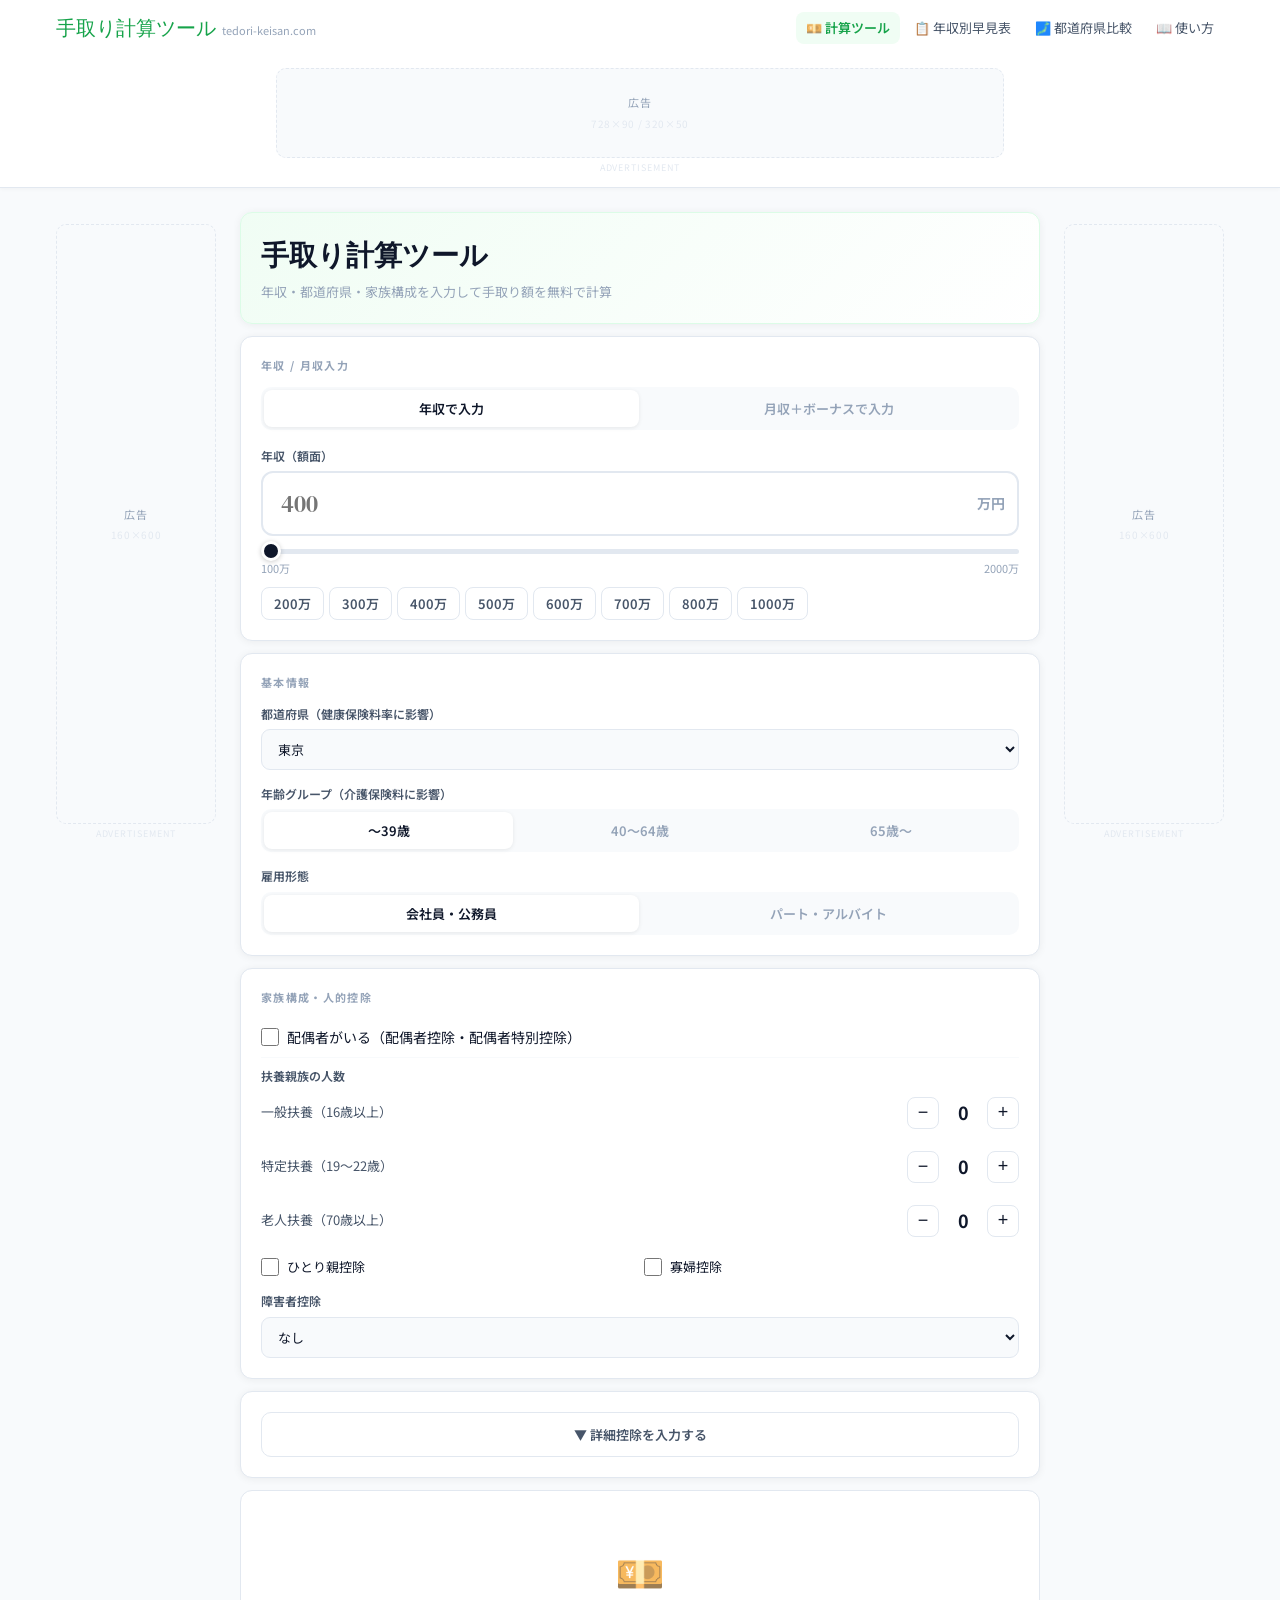
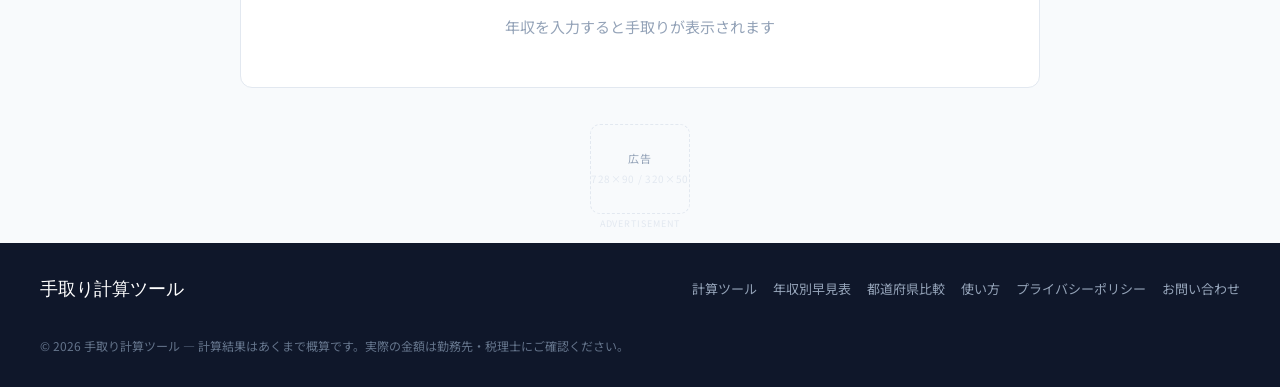
<file: index.html>
<!DOCTYPE html>
<html lang="ja" translate="no">
<head>
  <meta charset="UTF-8">
  <meta name="viewport" content="width=device-width, initial-scale=1.0">
  <title>手取り計算ツール｜額面給与から手取りを無料で計算</title>
  <meta name="description" content="年収・各種控除を入力して手取り額・税金・社会保険料を即座に計算。47都道府県対応・配偶者控除・iDeCo・住宅ローン控除など細かく設定可能。無料。">
  <link rel="canonical" href="https://tedori-keisan.com/">
  <meta property="og:title" content="手取り計算ツール">
  <meta property="og:description" content="額面給与から手取り額を無料計算。都道府県・家族構成・各種控除に対応。">
  <meta property="og:url" content="https://tedori-keisan.com/">
  <meta property="og:type" content="website">

  <script type="application/ld+json">
  {
    "@context": "https://schema.org",
    "@type": "WebApplication",
    "name": "手取り計算ツール",
    "url": "https://tedori-keisan.com/",
    "description": "年収・各種控除を入力して手取り額・税金・社会保険料を計算する無料ツール",
    "applicationCategory": "FinanceApplication",
    "offers": { "@type": "Offer", "price": "0", "priceCurrency": "JPY" }
  }
  </script>

  <!-- Google tag (gtag.js) -->
  <script async src="https://www.googletagmanager.com/gtag/js?id=G-WBDXWECKSS"></script>
  <script>
    window.dataLayer = window.dataLayer || [];
    function gtag(){dataLayer.push(arguments);}
    gtag('js', new Date());
    gtag('config', 'G-WBDXWECKSS');
  </script>
  <link rel="icon" href="favicon.svg" type="image/svg+xml">
  <link rel="stylesheet" href="css/common.css">
  <style>
    /* ── 入力パネル ── */
    .input-card { background: var(--white); border-radius: var(--radius); border: 1px solid var(--border); box-shadow: var(--shadow); padding: 20px; margin-bottom: 12px; }
    .section-label { font-size: 11px; font-weight: 700; color: var(--text-light); letter-spacing: .12em; text-transform: uppercase; margin-bottom: 12px; }
    .field-label { display: block; font-size: 12px; font-weight: 600; color: var(--text-mid); margin-bottom: 6px; }

    /* トグルグループ */
    .toggle-group { display: flex; background: var(--bg); border-radius: 10px; padding: 3px; gap: 2px; }
    .toggle-btn { flex: 1; padding: 9px 8px; border-radius: 8px; border: none; font-size: 13px; font-weight: 600; cursor: pointer; font-family: 'Noto Sans JP', sans-serif; color: var(--text-light); background: transparent; transition: .15s; white-space: nowrap; }
    .toggle-btn.active { background: var(--white); color: var(--text); box-shadow: 0 1px 4px rgba(0,0,0,.08); }

    /* 年収入力 */
    .salary-input-wrap { position: relative; }
    .salary-input-wrap input {
      width: 100%; padding: 14px 52px 14px 18px;
      font-size: 24px; font-family: 'DM Serif Display', serif; font-weight: 400;
      color: var(--text); background: var(--white);
      border: 2px solid var(--border); border-radius: 12px; outline: none;
      transition: border-color .2s;
    }
    .salary-input-wrap input:focus { border-color: var(--green); }
    .salary-input-wrap .unit { position: absolute; right: 14px; top: 50%; transform: translateY(-50%); font-size: 14px; color: var(--text-light); font-weight: 700; }

    input[type="range"] {
      -webkit-appearance: none; width: 100%; height: 5px; border-radius: 3px; outline: none; cursor: pointer; margin: 10px 0 4px;
    }
    input[type="range"]::-webkit-slider-thumb {
      -webkit-appearance: none; width: 20px; height: 20px; border-radius: 50%;
      background: var(--text); cursor: pointer; border: 3px solid #fff; box-shadow: 0 1px 5px rgba(0,0,0,.2);
    }
    .slider-labels { display: flex; justify-content: space-between; font-size: 11px; color: var(--text-light); }

    /* クイック選択 */
    .quick-btns { display: flex; flex-wrap: wrap; gap: 5px; margin-top: 10px; }
    .quick-btn { padding: 6px 12px; border-radius: 8px; font-size: 13px; font-weight: 600; border: 1.5px solid var(--border); background: var(--white); color: var(--text-mid); cursor: pointer; font-family: 'Noto Sans JP', sans-serif; transition: .15s; }
    .quick-btn:hover, .quick-btn.active { background: var(--green); border-color: var(--green); color: #fff; }

    /* 月収入力グリッド */
    .monthly-grid { display: none; grid-template-columns: 1fr 1fr; gap: 12px; }
    .monthly-note { grid-column: 1/-1; background: var(--bg); border-radius: 8px; padding: 8px 12px; font-size: 13px; color: var(--text-mid); }

    /* カウンター */
    .counter { display: flex; align-items: center; gap: 10px; }
    .counter-btn { width: 32px; height: 32px; border-radius: 8px; border: 1.5px solid var(--border); background: var(--white); font-size: 18px; cursor: pointer; display: flex; align-items: center; justify-content: center; color: var(--text); transition: .15s; }
    .counter-btn:hover { border-color: var(--green); color: var(--green); }
    .counter-val { font-size: 18px; font-weight: 700; min-width: 28px; text-align: center; }

    /* チェックボックス */
    .check-row { display: flex; align-items: center; gap: 8px; padding: 8px 0; border-bottom: 1px solid var(--bg); }
    .check-row:last-child { border-bottom: none; }
    .check-row input[type="checkbox"] { width: 18px; height: 18px; accent-color: var(--green); cursor: pointer; }
    .check-row label { font-size: 14px; cursor: pointer; }

    /* 詳細控除トグル */
    #advanced-toggle { width: 100%; padding: 12px; background: transparent; border: 1.5px solid var(--border); border-radius: 10px; font-size: 13px; font-weight: 600; color: var(--text-mid); cursor: pointer; font-family: 'Noto Sans JP', sans-serif; transition: .2s; }
    #advanced-toggle:hover { background: var(--bg); }
    #advanced-box { display: none; margin-top: 12px; }
    .adv-row { display: grid; grid-template-columns: 1fr 1fr; gap: 12px; margin-bottom: 12px; }
    .adv-field input { width: 100%; padding: 9px 42px 9px 12px; border: 1.5px solid var(--border); border-radius: 9px; font-size: 14px; font-family: 'Noto Sans JP', sans-serif; color: var(--text); outline: none; background: var(--bg); transition: border-color .2s; }
    .adv-field input:focus { border-color: var(--green); background: var(--white); }
    .adv-field { position: relative; }
    .adv-unit { position: absolute; right: 10px; top: 50%; transform: translateY(-50%); font-size: 11px; color: var(--text-light); font-weight: 600; }
    select { font-family: 'Noto Sans JP', sans-serif; background: var(--bg); border: 1.5px solid var(--border); border-radius: 9px; color: var(--text); font-size: 13px; padding: 9px 12px; outline: none; cursor: pointer; width: 100%; transition: border-color .2s; }
    select:focus { border-color: var(--green); }

    /* ── 結果エリア ── */
    #empty-state { text-align: center; padding: 48px 20px; background: var(--white); border-radius: var(--radius); border: 1px solid var(--border); }
    .empty-icon { font-size: 40px; margin-bottom: 12px; }
    .empty-text { font-size: 15px; color: var(--text-light); }

    /* タブ */
    .tab-nav { display: flex; gap: 2px; overflow-x: auto; border-bottom: 2px solid var(--border); margin-bottom: 16px; padding-bottom: 0; scrollbar-width: none; }
    .tab-nav::-webkit-scrollbar { display: none; }
    .tab-btn { padding: 10px 14px; border: none; background: transparent; font-size: 13px; font-weight: 600; color: var(--text-light); cursor: pointer; font-family: 'Noto Sans JP', sans-serif; white-space: nowrap; border-bottom: 2px solid transparent; margin-bottom: -2px; transition: .15s; }
    .tab-btn:hover { color: var(--text); }
    .tab-btn.active { color: var(--green); border-bottom-color: var(--green); }
    .tab-pane { display: none; }
    .tab-pane.active { display: block; }

    /* 結果ヒーロー */
    .result-hero { text-align: center; padding: 24px 16px; background: linear-gradient(135deg, #166534 0%, #16a34a 60%, #22c55e 100%); border-radius: var(--radius); margin-bottom: 16px; color: #fff; }
    .result-hero-sub { font-size: 12px; letter-spacing: .12em; opacity: .8; margin-bottom: 4px; }
    .result-hero-num { font-family: 'DM Serif Display', serif; font-size: 52px; line-height: 1; }
    .result-hero-unit { font-size: 18px; margin-left: 4px; }
    .result-hero-monthly { font-size: 14px; margin-top: 8px; opacity: .9; }
    .result-hero-rate { opacity: .7; font-size: 13px; }

    .result-sub-grid { display: grid; grid-template-columns: 1fr 1fr; gap: 10px; margin-bottom: 16px; }
    .result-sub-card { background: var(--bg); border-radius: 10px; padding: 14px; text-align: center; }
    .result-sub-label { font-size: 11px; color: var(--text-light); margin-bottom: 6px; font-weight: 600; }
    .result-sub-val { font-family: 'DM Serif Display', serif; font-size: 24px; color: var(--text); }
    .result-sub-unit { font-size: 13px; }
    .result-sub-note { font-size: 11px; color: var(--text-light); margin-top: 4px; }

    /* 内訳 */
    .breakdown-section { margin-bottom: 16px; }
    .breakdown-title { font-size: 11px; font-weight: 700; color: var(--text-light); letter-spacing: .1em; margin-bottom: 8px; }
    .breakdown-row { display: flex; justify-content: space-between; align-items: center; padding: 9px 0; border-bottom: 1px solid var(--bg); font-size: 14px; }
    .breakdown-row:last-child { border-bottom: none; }
    .breakdown-row.total { font-weight: 700; color: var(--text); padding-top: 10px; border-top: 2px solid var(--border); border-bottom: none; }
    .text-green { color: var(--green); }
    .text-red   { color: #dc2626; }

    /* 年収比較・シミュ */
    .compare-chart { display: flex; flex-direction: column; gap: 6px; }
    .compare-row { display: flex; align-items: center; gap: 8px; font-size: 13px; }
    .compare-row-cur .compare-bar { background: var(--green) !important; }
    .compare-row-cur { background: var(--green-bg); border-radius: 8px; padding: 4px 6px; }
    .compare-label { min-width: 46px; font-weight: 600; color: var(--text-mid); }
    .compare-bar-wrap { flex: 1; height: 12px; background: var(--bg); border-radius: 6px; overflow: hidden; }
    .compare-bar { height: 100%; background: #94a3b8; border-radius: 6px; transition: width .4s; }
    .compare-val  { min-width: 50px; text-align: right; font-weight: 700; color: var(--text); }
    .compare-rate { min-width: 36px; text-align: right; font-size: 12px; color: var(--text-light); }

    /* シミュコントロール */
    .sim-controls { background: var(--bg); border-radius: var(--radius); padding: 14px 16px; }
    .sim-control-row { display: flex; align-items: center; gap: 12px; margin-bottom: 8px; font-size: 13px; }
    .sim-control-row:last-child { margin-bottom: 0; }
    .sim-control-row label { min-width: 160px; color: var(--text-mid); }

    /* 節税 */
    .furusato-box { background: var(--green-bg); border: 1px solid var(--green-border); border-radius: var(--radius); padding: 20px; text-align: center; }
    .furusato-val { font-family: 'DM Serif Display', serif; font-size: 36px; color: var(--green); }
    .furusato-note { font-size: 13px; color: var(--text-mid); margin-top: 6px; }
    .wall-row { padding: 12px 14px; border: 1px solid var(--border); border-radius: 10px; margin-bottom: 6px; display: flex; justify-content: space-between; align-items: flex-start; gap: 12px; font-size: 13px; }
    .wall-warn  { border-color: #fde68a; background: #fffbeb; }
    .wall-over  { border-color: var(--green-border); background: var(--green-bg); }
    .wall-name  { font-weight: 700; color: var(--text); display: block; margin-bottom: 2px; }
    .wall-desc  { font-size: 12px; color: var(--text-light); }
    .wall-status { text-align: right; flex-shrink: 0; }
    .wall-badge { display: block; font-weight: 700; font-size: 12px; margin-bottom: 2px; }
    .wall-diff  { font-size: 12px; color: var(--text-light); }

    /* 共有ボタン */
    .share-btn-wrap { margin-top: 16px; padding-top: 16px; border-top: 1px solid var(--border); }
    #share-btn { background: var(--bg); border: 1.5px solid var(--border); border-radius: 8px; padding: 9px 18px; font-size: 13px; font-weight: 600; font-family: 'Noto Sans JP', sans-serif; color: var(--text-mid); cursor: pointer; transition: .15s; }
    #share-btn:hover { border-color: var(--green); color: var(--green); }
    #share-btn.copied { background: var(--green-bg); border-color: var(--green); color: var(--green); }

    /* SP */
    @media (max-width: 767px) {
      .salary-input-wrap input { font-size: 20px; }
      .result-hero-num { font-size: 42px; }
      .adv-row { grid-template-columns: 1fr; }
    }
  </style>
</head>
<body>

<div id="header-placeholder"></div>

<div id="page-wrap">
  <div class="layout-3col">

    <!-- 左サイドバー広告 -->
    <div class="col-sidebar-left">
      <div class="ad-slot ad-sidebar" aria-hidden="true">
        <div class="ad-slot-inner"><span>広告</span><small>160×600</small></div>
        <p class="ad-label">ADVERTISEMENT</p>
      </div>
    </div>

    <main class="col-main" id="main-content">
      <!-- ページタイトル -->
      <div class="input-card" style="border-color:var(--green-border);background:linear-gradient(135deg,#f0fdf4,#fff);">
        <h1 style="font-family:'DM Serif Display',serif;font-size:28px;color:var(--text);margin-bottom:4px;">手取り計算ツール</h1>
        <p style="font-size:13px;color:var(--text-light);">年収・都道府県・家族構成を入力して手取り額を無料で計算</p>
      </div>

      <!-- ① 年収入力 -->
      <div class="input-card">
        <div class="section-label">年収 / 月収入力</div>
        <div class="toggle-group" style="margin-bottom:16px;">
          <button class="toggle-btn active" data-mode="annual">年収で入力</button>
          <button class="toggle-btn" data-mode="monthly">月収＋ボーナスで入力</button>
        </div>

        <!-- 年収モード -->
        <div id="annual-inputs">
          <label class="field-label" for="annual-salary-input">年収（額面）</label>
          <div class="salary-input-wrap">
            <input type="number" id="annual-salary-input" placeholder="400" min="65" max="9999" inputmode="numeric">
            <span class="unit">万円</span>
          </div>
          <input type="range" id="salary-slider" min="100" max="2000" step="50" value="0">
          <div class="slider-labels"><span>100万</span><span>2000万</span></div>
          <div class="quick-btns" id="quick-btns">
            <button class="quick-btn" data-val="200">200万</button>
            <button class="quick-btn" data-val="300">300万</button>
            <button class="quick-btn" data-val="400">400万</button>
            <button class="quick-btn" data-val="500">500万</button>
            <button class="quick-btn" data-val="600">600万</button>
            <button class="quick-btn" data-val="700">700万</button>
            <button class="quick-btn" data-val="800">800万</button>
            <button class="quick-btn" data-val="1000">1000万</button>
          </div>
        </div>

        <!-- 月収モード -->
        <div class="monthly-grid" id="monthly-inputs">
          <div>
            <label class="field-label" for="monthly-salary-input">月収（額面）</label>
            <div class="salary-input-wrap">
              <input type="number" id="monthly-salary-input" placeholder="30" inputmode="numeric">
              <span class="unit">万円</span>
            </div>
          </div>
          <div>
            <label class="field-label" for="bonus-input">年間ボーナス合計</label>
            <div class="salary-input-wrap">
              <input type="number" id="bonus-input" placeholder="60" inputmode="numeric">
              <span class="unit">万円</span>
            </div>
          </div>
          <div class="monthly-note" id="monthly-note" style="display:none;"></div>
        </div>
      </div>

      <!-- ② 基本情報 -->
      <div class="input-card">
        <div class="section-label">基本情報</div>
        <div style="display:grid;gap:14px;">
          <div>
            <label class="field-label" for="pref-select">都道府県（健康保険料率に影響）</label>
            <select id="pref-select"></select>
          </div>
          <div>
            <label class="field-label">年齢グループ（介護保険料に影響）</label>
            <div class="toggle-group">
              <button class="toggle-btn active" data-age="35">〜39歳</button>
              <button class="toggle-btn" data-age="50">40〜64歳</button>
              <button class="toggle-btn" data-age="65">65歳〜</button>
            </div>
          </div>
          <div>
            <label class="field-label">雇用形態</label>
            <div class="toggle-group">
              <button class="toggle-btn active" data-emp="fulltime">会社員・公務員</button>
              <button class="toggle-btn" data-emp="parttime">パート・アルバイト</button>
            </div>
          </div>
        </div>
      </div>

      <!-- ③ 家族構成 -->
      <div class="input-card">
        <div class="section-label">家族構成・人的控除</div>

        <div class="check-row">
          <input type="checkbox" id="has-spouse">
          <label for="has-spouse">配偶者がいる（配偶者控除・配偶者特別控除）</label>
        </div>
        <div id="spouse-income-row" style="display:none;padding:8px 0 8px 26px;">
          <label class="field-label" for="spouse-income">配偶者の年収</label>
          <div class="salary-input-wrap" style="max-width:200px;">
            <input type="number" id="spouse-income" placeholder="0" inputmode="numeric">
            <span class="unit">万円</span>
          </div>
        </div>

        <div style="margin-top:8px;">
          <label class="field-label">扶養親族の人数</label>
          <div style="display:grid;gap:10px;">
            <div style="display:flex;justify-content:space-between;align-items:center;padding:6px 0;">
              <span style="font-size:13px;color:var(--text-mid);">一般扶養（16歳以上）</span>
              <div class="counter" id="dep-general">
                <button class="counter-btn counter-minus">−</button>
                <span class="counter-val">0</span>
                <button class="counter-btn counter-plus">+</button>
              </div>
            </div>
            <div style="display:flex;justify-content:space-between;align-items:center;padding:6px 0;">
              <span style="font-size:13px;color:var(--text-mid);">特定扶養（19〜22歳）</span>
              <div class="counter" id="dep-specific">
                <button class="counter-btn counter-minus">−</button>
                <span class="counter-val">0</span>
                <button class="counter-btn counter-plus">+</button>
              </div>
            </div>
            <div style="display:flex;justify-content:space-between;align-items:center;padding:6px 0;">
              <span style="font-size:13px;color:var(--text-mid);">老人扶養（70歳以上）</span>
              <div class="counter" id="dep-elderly">
                <button class="counter-btn counter-minus">−</button>
                <span class="counter-val">0</span>
                <button class="counter-btn counter-plus">+</button>
              </div>
            </div>
          </div>
        </div>

        <div style="margin-top:10px;display:grid;grid-template-columns:1fr 1fr;gap:8px;">
          <div class="check-row" style="border:none;padding:4px 0;">
            <input type="checkbox" id="single-parent">
            <label for="single-parent" style="font-size:13px;">ひとり親控除</label>
          </div>
          <div class="check-row" style="border:none;padding:4px 0;">
            <input type="checkbox" id="widow">
            <label for="widow" style="font-size:13px;">寡婦控除</label>
          </div>
        </div>

        <div style="margin-top:10px;">
          <label class="field-label" for="disability-type">障害者控除</label>
          <select id="disability-type">
            <option value="none">なし</option>
            <option value="general">一般障害者（27万円）</option>
            <option value="special">特別障害者（40万円）</option>
            <option value="cohabitSpecial">同居特別障害者（75万円）</option>
          </select>
        </div>
      </div>

      <!-- ④ 詳細控除 -->
      <div class="input-card">
        <button id="advanced-toggle">▼ 詳細控除を入力する</button>
        <div id="advanced-box">
          <div class="adv-row">
            <div class="adv-field">
              <label class="field-label">生命保険料（新契約）</label>
              <input type="number" id="adv-life-new" placeholder="0" inputmode="numeric">
              <span class="adv-unit">円/年</span>
            </div>
            <div class="adv-field">
              <label class="field-label">生命保険料（旧契約）</label>
              <input type="number" id="adv-life-old" placeholder="0" inputmode="numeric">
              <span class="adv-unit">円/年</span>
            </div>
          </div>
          <div class="adv-row">
            <div class="adv-field">
              <label class="field-label">個人年金保険料（新契約）</label>
              <input type="number" id="adv-pension-new" placeholder="0" inputmode="numeric">
              <span class="adv-unit">円/年</span>
            </div>
            <div class="adv-field">
              <label class="field-label">地震保険料</label>
              <input type="number" id="adv-earthquake" placeholder="0" inputmode="numeric">
              <span class="adv-unit">円/年</span>
            </div>
          </div>
          <div class="adv-row">
            <div class="adv-field">
              <label class="field-label">旧長期損害保険料</label>
              <input type="number" id="adv-longterm" placeholder="0" inputmode="numeric">
              <span class="adv-unit">円/年</span>
            </div>
            <div class="adv-field">
              <label class="field-label">住宅ローン控除</label>
              <input type="number" id="adv-housing" placeholder="0" inputmode="numeric">
              <span class="adv-unit">万円/年</span>
            </div>
          </div>
          <div class="adv-row">
            <div class="adv-field">
              <label class="field-label">医療費（年間実支出）</label>
              <input type="number" id="adv-medical" placeholder="0" inputmode="numeric">
              <span class="adv-unit">万円/年</span>
            </div>
            <div class="adv-field">
              <label class="field-label">通勤手当（月額）</label>
              <input type="number" id="adv-commute" placeholder="0" inputmode="numeric">
              <span class="adv-unit">千円/月</span>
            </div>
          </div>
          <div class="adv-row">
            <div class="adv-field">
              <label class="field-label">iDeCo掛金（月額）</label>
              <input type="number" id="adv-ideco" placeholder="0" inputmode="numeric" max="23000">
              <span class="adv-unit">円/月</span>
            </div>
            <div class="adv-field">
              <label class="field-label">その他所得控除</label>
              <input type="number" id="adv-other" placeholder="0" inputmode="numeric">
              <span class="adv-unit">万円</span>
            </div>
          </div>
        </div>
      </div>

      <!-- ── 計算結果エリア ── -->

      <!-- 未計算状態 -->
      <div id="empty-state">
        <div class="empty-icon">💴</div>
        <div class="empty-text">年収を入力すると手取りが表示されます</div>
      </div>

      <!-- 結果パネル -->
      <div id="result-panel" class="input-card" style="display:none;">
        <!-- タブナビ -->
        <div class="tab-nav">
          <button class="tab-btn active" data-tab="result">計算結果</button>
          <button class="tab-btn" data-tab="deduct">控除内訳</button>
          <button class="tab-btn" data-tab="compare">年収比較</button>
          <button class="tab-btn" data-tab="simulate">昇給シミュ</button>
          <button class="tab-btn" data-tab="saving">節税</button>
          <button class="tab-btn" data-tab="job">職種比較</button>
        </div>

        <!-- 各タブのコンテンツ -->
        <div class="tab-pane active" data-tab="result" id="tab-result"></div>
        <div class="tab-pane" data-tab="deduct"   id="tab-deduct"></div>
        <div class="tab-pane" data-tab="compare"  id="tab-compare"></div>
        <div class="tab-pane" data-tab="simulate" id="tab-simulate"></div>
        <div class="tab-pane" data-tab="saving"   id="tab-saving"></div>
        <div class="tab-pane" data-tab="job"       id="tab-job"></div>

        <!-- 広告（計算結果直下） -->
        <div class="ad-slot ad-rect" aria-hidden="true" style="margin:20px auto 0;">
          <div class="ad-slot-inner"><span>広告</span><small>300×250</small></div>
          <p class="ad-label">ADVERTISEMENT</p>
        </div>

        <!-- URL共有 -->
        <div class="share-btn-wrap">
          <span style="font-size:13px;color:var(--text-light);margin-right:10px;">この条件を共有：</span>
          <button id="share-btn">🔗 URLをコピー</button>
        </div>
      </div>

    </main>

    <!-- 右サイドバー広告 -->
    <div class="col-sidebar-right">
      <div class="ad-slot ad-sidebar" aria-hidden="true">
        <div class="ad-slot-inner"><span>広告</span><small>160×600</small></div>
        <p class="ad-label">ADVERTISEMENT</p>
      </div>
    </div>
  </div>
</div>

<div id="footer-ad-placeholder"></div>
<div id="footer-placeholder"></div>

<script src="js/pref-rates.js"></script>
<script src="js/calc.js"></script>
<script src="js/common.js"></script>
<script src="js/index.js"></script>

<!-- 月収モードの年収換算表示 -->
<script>
(function () {
  function updateMonthlyNote() {
    const m = parseInt(document.getElementById('monthly-salary-input').value) || 0;
    const b = parseInt(document.getElementById('bonus-input').value) || 0;
    const total = m * 12 + b;
    const note = document.getElementById('monthly-note');
    if (total > 0) {
      note.style.display = 'block';
      note.textContent = `年収換算：${total.toLocaleString('ja-JP')}万円`;
    } else {
      note.style.display = 'none';
    }
  }
  document.getElementById('monthly-salary-input').addEventListener('input', updateMonthlyNote);
  document.getElementById('bonus-input').addEventListener('input', updateMonthlyNote);
})();
</script>
</body>
</html>
</file>
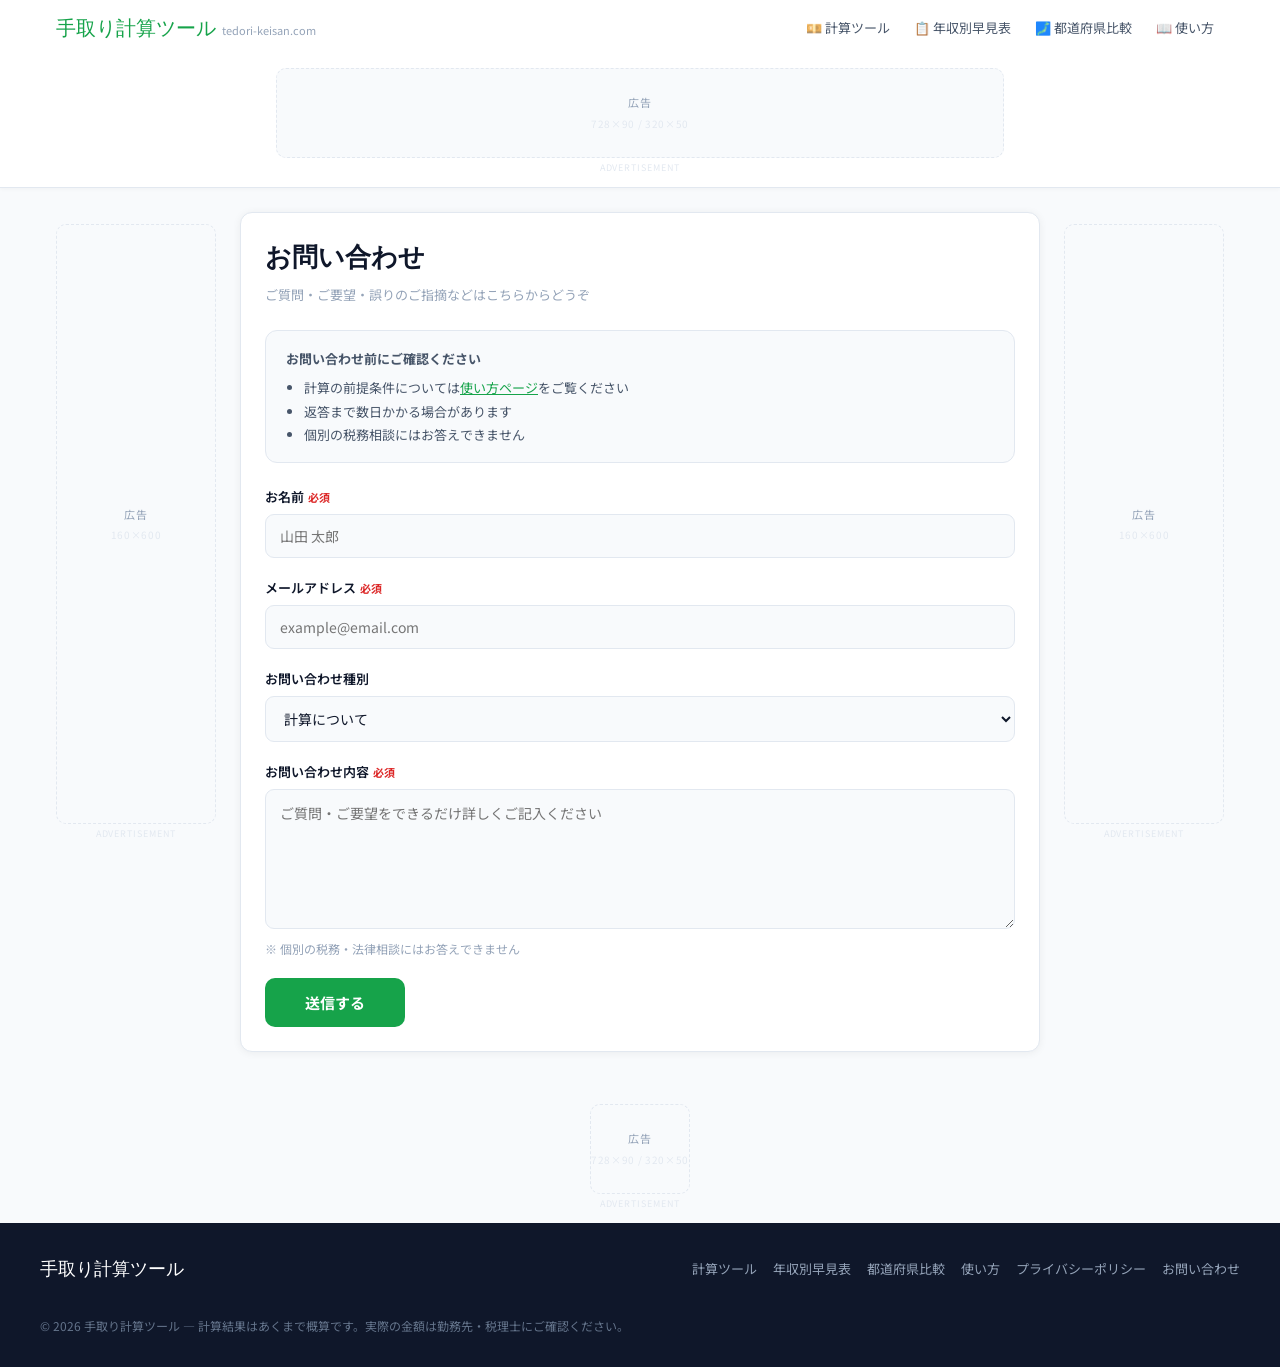
<file: contact.html>
<!DOCTYPE html>
<html lang="ja" translate="no">
<head>
  <meta charset="UTF-8">
  <meta name="viewport" content="width=device-width, initial-scale=1.0">
  <title>お問い合わせ｜手取り計算ツール</title>
  <meta name="description" content="手取り計算ツールへのご質問・ご要望はこちらのフォームからお送りください。">
  <meta name="robots" content="noindex,follow">
  <link rel="canonical" href="https://tedori-keisan.com/contact.html">
  <!-- Google tag (gtag.js) -->
  <script async src="https://www.googletagmanager.com/gtag/js?id=G-WBDXWECKSS"></script>
  <script>
    window.dataLayer = window.dataLayer || [];
    function gtag(){dataLayer.push(arguments);}
    gtag('js', new Date());
    gtag('config', 'G-WBDXWECKSS');
  </script>
  <link rel="icon" href="favicon.svg" type="image/svg+xml">
  <link rel="stylesheet" href="css/common.css">
  <style>
    .form-group { margin-bottom: 20px; }
    .form-group label {
      display: block;
      font-size: 13px;
      font-weight: 600;
      color: var(--text);
      margin-bottom: 6px;
    }
    .form-group label .required {
      font-size: 11px;
      color: #dc2626;
      margin-left: 4px;
      font-weight: 700;
    }
    .form-group input,
    .form-group textarea,
    .form-group select {
      width: 100%;
      background: var(--bg);
      border: 1.5px solid var(--border);
      border-radius: 9px;
      padding: 11px 14px;
      font-size: 14px;
      font-family: 'Noto Sans JP', sans-serif;
      color: var(--text);
      outline: none;
      transition: border-color .2s, box-shadow .2s;
    }
    .form-group input:focus,
    .form-group textarea:focus {
      border-color: var(--green);
      box-shadow: 0 0 0 3px rgba(22,163,74,.1);
    }
    .form-group textarea { resize: vertical; min-height: 140px; line-height: 1.8; }

    .form-hint {
      font-size: 12px;
      color: var(--text-light);
      margin-top: 4px;
    }

    .submit-btn {
      background: var(--green);
      color: #fff;
      border: none;
      padding: 14px 40px;
      border-radius: 10px;
      font-size: 15px;
      font-weight: 700;
      font-family: 'Noto Sans JP', sans-serif;
      cursor: pointer;
      transition: background .2s, opacity .2s;
      display: inline-flex;
      align-items: center;
      gap: 8px;
    }
    .submit-btn:hover:not(:disabled) { background: var(--green-dark); }
    .submit-btn:disabled { opacity: 0.45; cursor: not-allowed; }

    .success-box {
      background: var(--green-bg);
      border: 1.5px solid var(--green-border);
      border-radius: var(--radius);
      padding: 48px 24px;
      text-align: center;
      display: none;
    }
    .success-box.show { display: block; }
    .success-icon { font-size: 48px; margin-bottom: 12px; }
    .success-title { font-size: 18px; font-weight: 700; color: var(--green); margin-bottom: 8px; }
    .success-body { font-size: 14px; color: var(--text-mid); line-height: 1.8; }

    .contact-form { display: block; }
    .contact-form.hide { display: none; }

    .contact-info {
      background: var(--bg);
      border: 1px solid var(--border);
      border-radius: var(--radius);
      padding: 16px 20px;
      font-size: 13px;
      color: var(--text-mid);
      margin-bottom: 24px;
      line-height: 1.8;
    }
    .contact-info ul { padding-left: 18px; margin-top: 6px; }

    .error-msg {
      font-size: 12px;
      color: #dc2626;
      margin-top: 4px;
      display: none;
    }
    .error-msg.show { display: block; }
  </style>
</head>
<body>

<div id="header-placeholder"></div>

<div id="page-wrap">
  <div class="layout-3col">
    <div class="col-sidebar-left">
      <div class="ad-slot ad-sidebar" aria-hidden="true">
        <div class="ad-slot-inner"><span>広告</span><small>160×600</small></div>
        <p class="ad-label">ADVERTISEMENT</p>
      </div>
    </div>

    <main class="col-main" id="main-content">
      <div class="card">
        <h1 class="page-title">お問い合わせ</h1>
        <p class="page-subtitle">ご質問・ご要望・誤りのご指摘などはこちらからどうぞ</p>

        <div class="contact-info">
          <strong>お問い合わせ前にご確認ください</strong>
          <ul>
            <li>計算の前提条件については<a href="howto.html" style="color:var(--green)">使い方ページ</a>をご覧ください</li>
            <li>返答まで数日かかる場合があります</li>
            <li>個別の税務相談にはお答えできません</li>
          </ul>
        </div>

        <!-- 送信成功メッセージ -->
        <div class="success-box" id="success-box">
          <div class="success-icon">✅</div>
          <div class="success-title">送信しました</div>
          <div class="success-body">
            お問い合わせいただきありがとうございます。<br>
            内容を確認の上、数日以内にご返答いたします。
          </div>
        </div>

        <!-- フォーム -->
        <form class="contact-form" id="contact-form"
              action="https://formspree.io/f/mwvwdoly"
              method="POST">

          <div class="form-group">
            <label for="name">お名前<span class="required">必須</span></label>
            <input type="text" id="name" name="name"
                   placeholder="山田 太郎" autocomplete="name" required>
            <div class="error-msg" id="name-error">お名前を入力してください</div>
          </div>

          <div class="form-group">
            <label for="email">メールアドレス<span class="required">必須</span></label>
            <input type="email" id="email" name="email"
                   placeholder="example@email.com" autocomplete="email" required>
            <div class="error-msg" id="email-error">正しいメールアドレスを入力してください</div>
          </div>

          <div class="form-group">
            <label for="category">お問い合わせ種別</label>
            <select id="category" name="category">
              <option value="計算について">計算について</option>
              <option value="誤りの指摘">誤りの指摘</option>
              <option value="機能のご要望">機能のご要望</option>
              <option value="その他">その他</option>
            </select>
          </div>

          <div class="form-group">
            <label for="message">お問い合わせ内容<span class="required">必須</span></label>
            <textarea id="message" name="message"
                      placeholder="ご質問・ご要望をできるだけ詳しくご記入ください" required></textarea>
            <div class="form-hint">※ 個別の税務・法律相談にはお答えできません</div>
            <div class="error-msg" id="message-error">お問い合わせ内容を入力してください</div>
          </div>

          <!-- スパム対策ハニーポット -->
          <div style="display:none;">
            <input type="text" name="_gotcha">
          </div>
          <input type="hidden" name="_subject" value="【手取り計算ツール】お問い合わせ">

          <button type="submit" class="submit-btn" id="submit-btn">
            <span>送信する</span>
          </button>
        </form>
      </div>
    </main>

    <div class="col-sidebar-right">
      <div class="ad-slot ad-sidebar" aria-hidden="true">
        <div class="ad-slot-inner"><span>広告</span><small>160×600</small></div>
        <p class="ad-label">ADVERTISEMENT</p>
      </div>
    </div>
  </div>
</div>

<div id="footer-ad-placeholder"></div>
<div id="footer-placeholder"></div>

<script src="js/common.js"></script>
<script>
(function () {
  const form = document.getElementById('contact-form');
  const successBox = document.getElementById('success-box');

  if (!form) return;

  form.addEventListener('submit', async function (e) {
    e.preventDefault();

    /* バリデーション */
    let valid = true;
    const name = document.getElementById('name');
    const email = document.getElementById('email');
    const message = document.getElementById('message');

    const showErr = (id, show) => {
      const el = document.getElementById(id);
      if (el) el.classList.toggle('show', show);
    };

    showErr('name-error',    !name.value.trim());
    showErr('email-error',   !email.value.trim() || !email.validity.valid);
    showErr('message-error', !message.value.trim());

    if (!name.value.trim() || !email.validity.valid || !message.value.trim()) return;

    /* Formspree送信 */
    const btn = document.getElementById('submit-btn');
    btn.disabled = true;
    btn.querySelector('span').textContent = '送信中…';

    try {
      const res = await fetch(form.action, {
        method: 'POST',
        body: new FormData(form),
        headers: { 'Accept': 'application/json' },
      });

      if (res.ok) {
        form.classList.add('hide');
        successBox.classList.add('show');
        successBox.scrollIntoView({ behavior: 'smooth', block: 'center' });
      } else {
        btn.disabled = false;
        btn.querySelector('span').textContent = '送信する';
        alert('送信に失敗しました。しばらく経ってからお試しください。');
      }
    } catch (err) {
      btn.disabled = false;
      btn.querySelector('span').textContent = '送信する';
      alert('通信エラーが発生しました。インターネット接続をご確認ください。');
    }
  });
})();
</script>
</body>
</html>
</file>
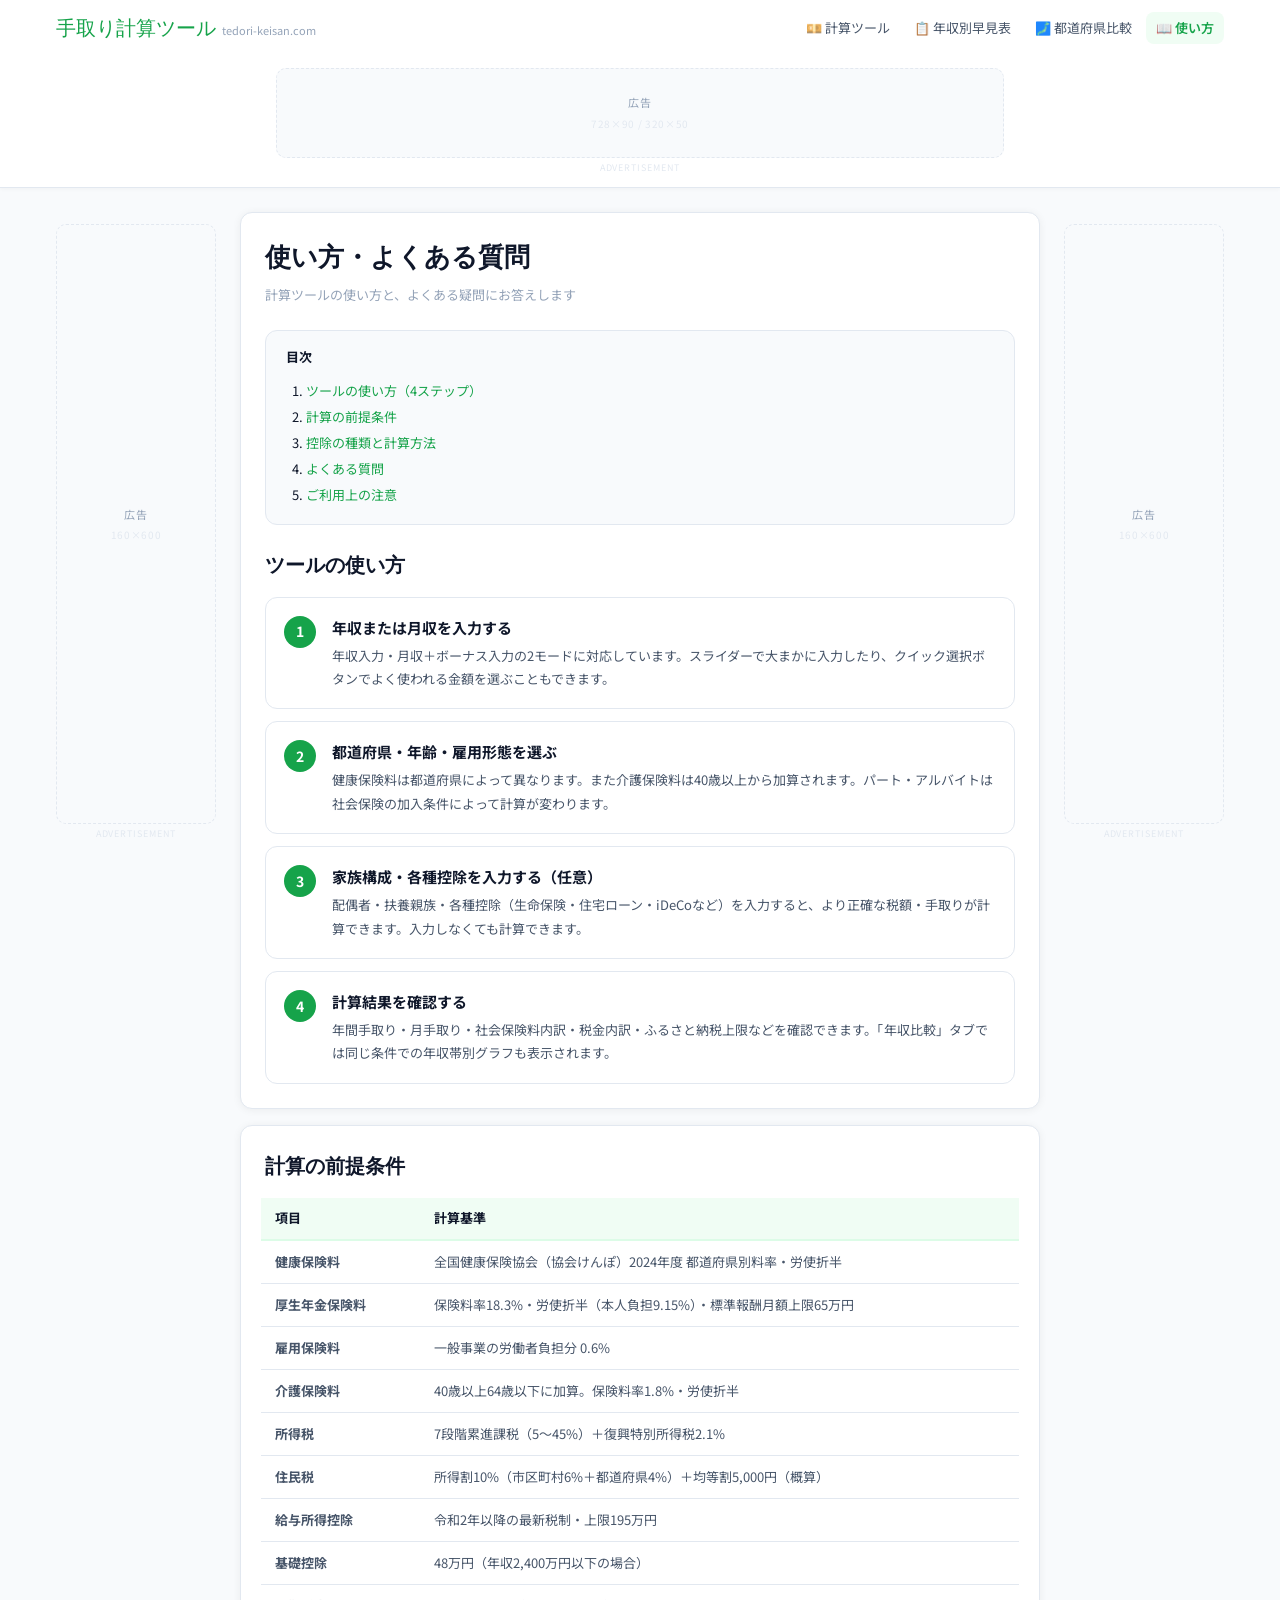
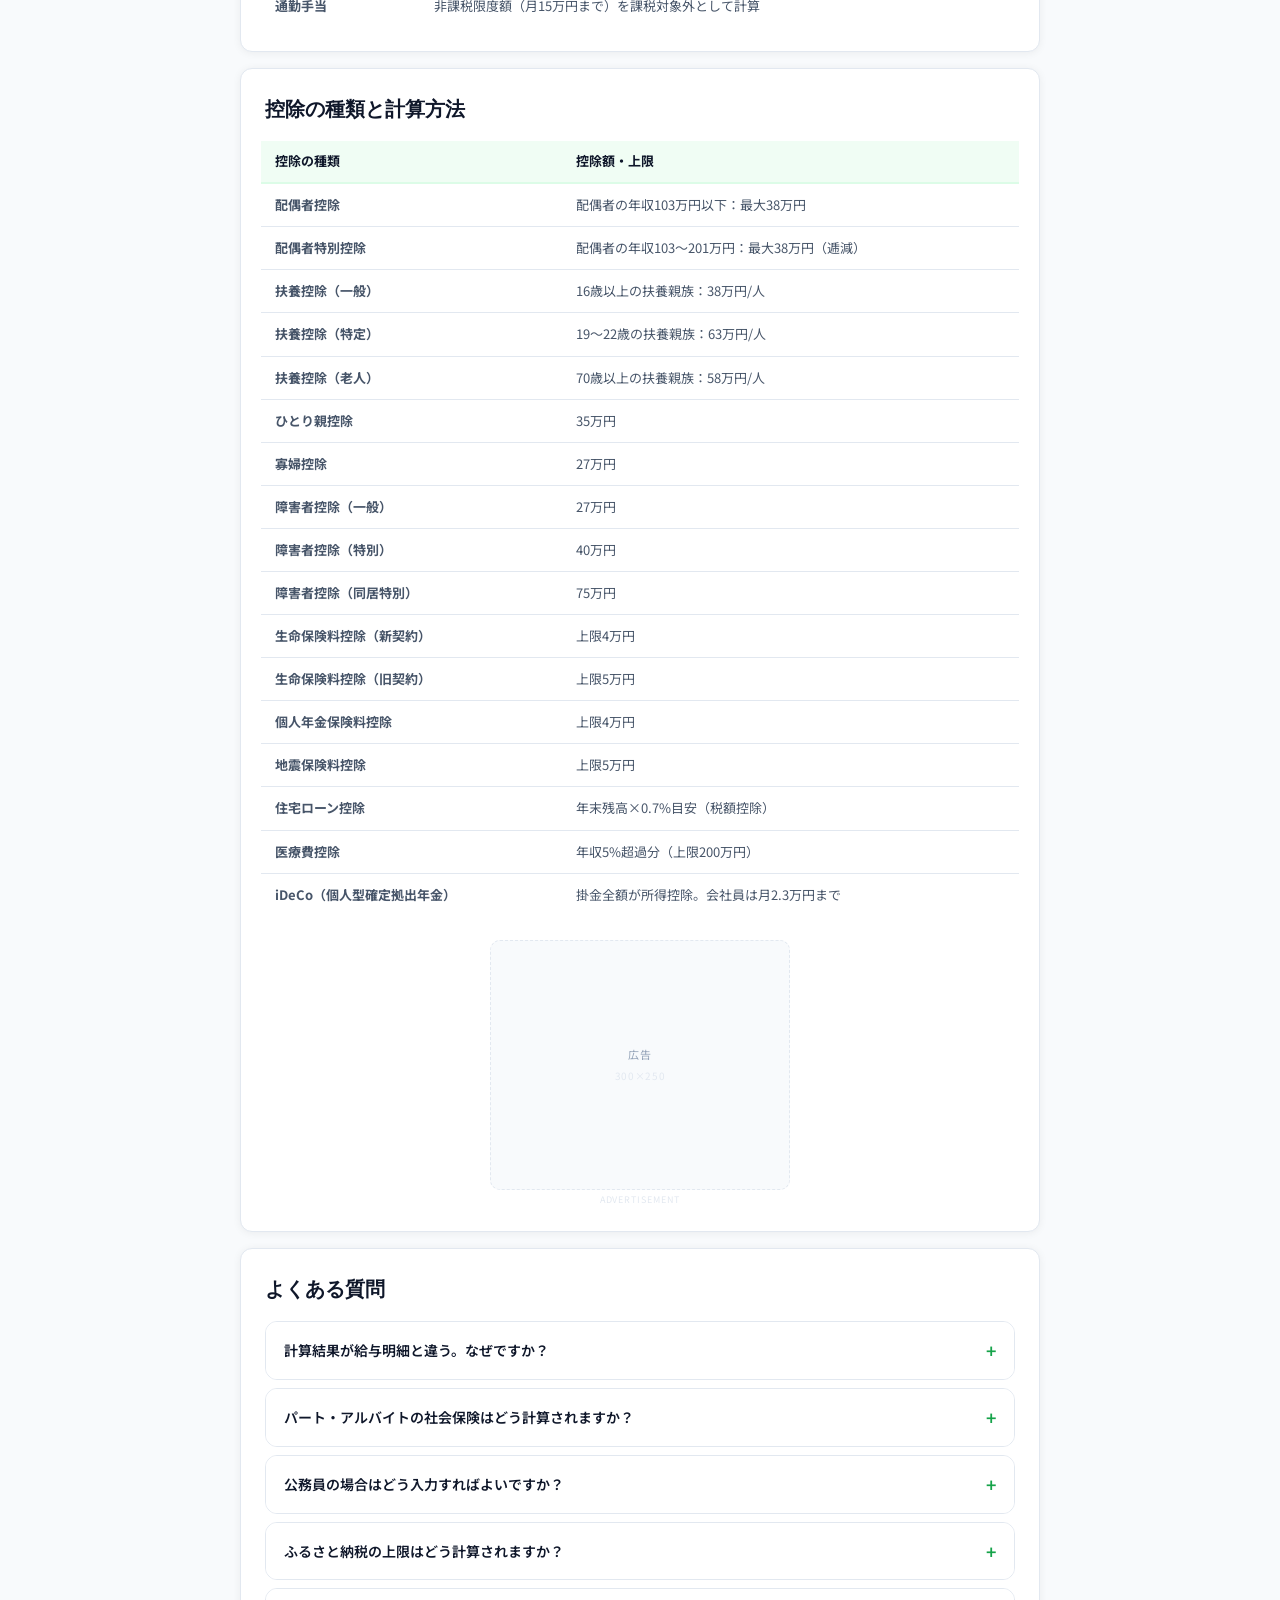
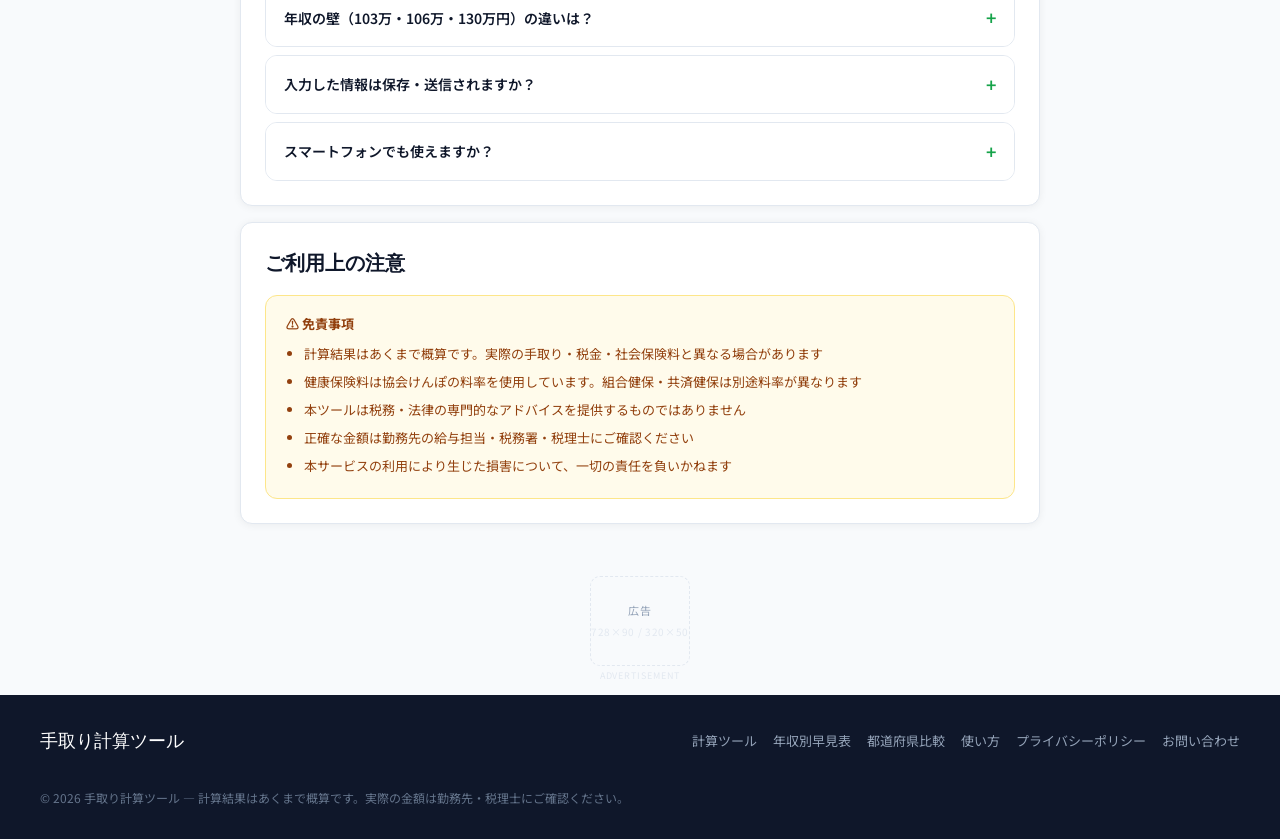
<file: howto.html>
<!DOCTYPE html>
<html lang="ja" translate="no">
<head>
  <meta charset="UTF-8">
  <meta name="viewport" content="width=device-width, initial-scale=1.0">
  <title>使い方・よくある質問｜手取り計算ツール</title>
  <meta name="description" content="手取り計算ツールの使い方・計算の前提条件・よくある質問（FAQ）を解説します。健康保険・所得税・住民税の計算方法も説明。">
  <link rel="canonical" href="https://tedori-keisan.com/howto.html">
  <!-- Google tag (gtag.js) -->
  <script async src="https://www.googletagmanager.com/gtag/js?id=G-WBDXWECKSS"></script>
  <script>
    window.dataLayer = window.dataLayer || [];
    function gtag(){dataLayer.push(arguments);}
    gtag('js', new Date());
    gtag('config', 'G-WBDXWECKSS');
  </script>
  <link rel="icon" href="favicon.svg" type="image/svg+xml">
  <link rel="stylesheet" href="css/common.css">
  <style>
    /* ステップカード */
    .step-list { display: flex; flex-direction: column; gap: 12px; }
    .step-item {
      display: flex;
      gap: 16px;
      background: var(--white);
      border: 1px solid var(--border);
      border-radius: var(--radius);
      padding: 18px;
      align-items: flex-start;
    }
    .step-num {
      min-width: 32px; height: 32px;
      background: var(--green);
      color: #fff;
      border-radius: 50%;
      display: flex; align-items: center; justify-content: center;
      font-size: 14px; font-weight: 700;
      flex-shrink: 0;
    }
    .step-body { flex: 1; }
    .step-title { font-size: 15px; font-weight: 700; color: var(--text); margin-bottom: 4px; }
    .step-desc  { font-size: 13px; color: var(--text-mid); line-height: 1.8; }

    /* 前提条件テーブル */
    .table-wrap { overflow-x: auto; margin: 0 -4px; }
    table.data-table {
      width: 100%; border-collapse: collapse;
      font-size: 13px;
    }
    table.data-table th {
      background: var(--green-bg);
      color: var(--text);
      font-weight: 700;
      padding: 10px 14px;
      text-align: left;
      border-bottom: 2px solid var(--green-border);
      white-space: nowrap;
    }
    table.data-table td {
      padding: 10px 14px;
      border-bottom: 1px solid var(--border);
      color: var(--text-mid);
      line-height: 1.7;
    }
    table.data-table tr:last-child td { border-bottom: none; }
    table.data-table tr:hover td { background: #fafafa; }

    /* FAQ アコーディオン */
    .faq-list { display: flex; flex-direction: column; gap: 8px; }
    .faq-item {
      border: 1px solid var(--border);
      border-radius: var(--radius);
      overflow: hidden;
    }
    .faq-q {
      display: flex;
      justify-content: space-between;
      align-items: center;
      padding: 14px 18px;
      cursor: pointer;
      background: var(--white);
      font-size: 14px;
      font-weight: 600;
      color: var(--text);
      gap: 12px;
      user-select: none;
      transition: background .15s;
    }
    .faq-q:hover { background: var(--green-bg); }
    .faq-q .faq-icon {
      font-size: 18px;
      color: var(--green);
      flex-shrink: 0;
      transition: transform .2s;
    }
    .faq-item.open .faq-icon { transform: rotate(45deg); }
    .faq-a {
      display: none;
      padding: 0 18px 14px;
      font-size: 13px;
      color: var(--text-mid);
      line-height: 1.85;
      border-top: 1px solid var(--border);
      background: var(--white);
    }
    .faq-item.open .faq-a { display: block; }

    /* 注意事項ボックス */
    .caution-box {
      background: #fffbeb;
      border: 1.5px solid #fde68a;
      border-radius: var(--radius);
      padding: 16px 20px;
      font-size: 13px;
      color: #92400e;
      line-height: 1.85;
    }
    .caution-box strong { display: block; margin-bottom: 6px; }
    .caution-box ul { padding-left: 18px; }
    .caution-box li { margin-bottom: 4px; }

    /* カードセクション間のマージン */
    .card + .card { margin-top: 0; }

    /* TOCリンク */
    .toc {
      background: var(--bg);
      border: 1px solid var(--border);
      border-radius: var(--radius);
      padding: 16px 20px;
      margin-bottom: 24px;
    }
    .toc-title { font-size: 13px; font-weight: 700; color: var(--text); margin-bottom: 10px; }
    .toc ol { padding-left: 20px; }
    .toc li { font-size: 13px; line-height: 2; }
    .toc a { color: var(--green); text-decoration: none; }
    .toc a:hover { text-decoration: underline; }
  </style>
</head>
<body>

<div id="header-placeholder"></div>

<div id="page-wrap">
  <div class="layout-3col">
    <div class="col-sidebar-left">
      <div class="ad-slot ad-sidebar" aria-hidden="true">
        <div class="ad-slot-inner"><span>広告</span><small>160×600</small></div>
        <p class="ad-label">ADVERTISEMENT</p>
      </div>
    </div>

    <main class="col-main" id="main-content">
      <div class="card">
        <h1 class="page-title">使い方・よくある質問</h1>
        <p class="page-subtitle">計算ツールの使い方と、よくある疑問にお答えします</p>

        <div class="toc">
          <div class="toc-title">目次</div>
          <ol>
            <li><a href="#how-to-use">ツールの使い方（4ステップ）</a></li>
            <li><a href="#conditions">計算の前提条件</a></li>
            <li><a href="#deductions">控除の種類と計算方法</a></li>
            <li><a href="#faq">よくある質問</a></li>
            <li><a href="#caution">ご利用上の注意</a></li>
          </ol>
        </div>

        <!-- 使い方 -->
        <h2 class="section-title" id="how-to-use">ツールの使い方</h2>
        <div class="step-list">
          <div class="step-item">
            <div class="step-num">1</div>
            <div class="step-body">
              <div class="step-title">年収または月収を入力する</div>
              <div class="step-desc">年収入力・月収＋ボーナス入力の2モードに対応しています。スライダーで大まかに入力したり、クイック選択ボタンでよく使われる金額を選ぶこともできます。</div>
            </div>
          </div>
          <div class="step-item">
            <div class="step-num">2</div>
            <div class="step-body">
              <div class="step-title">都道府県・年齢・雇用形態を選ぶ</div>
              <div class="step-desc">健康保険料は都道府県によって異なります。また介護保険料は40歳以上から加算されます。パート・アルバイトは社会保険の加入条件によって計算が変わります。</div>
            </div>
          </div>
          <div class="step-item">
            <div class="step-num">3</div>
            <div class="step-body">
              <div class="step-title">家族構成・各種控除を入力する（任意）</div>
              <div class="step-desc">配偶者・扶養親族・各種控除（生命保険・住宅ローン・iDeCoなど）を入力すると、より正確な税額・手取りが計算できます。入力しなくても計算できます。</div>
            </div>
          </div>
          <div class="step-item">
            <div class="step-num">4</div>
            <div class="step-body">
              <div class="step-title">計算結果を確認する</div>
              <div class="step-desc">年間手取り・月手取り・社会保険料内訳・税金内訳・ふるさと納税上限などを確認できます。「年収比較」タブでは同じ条件での年収帯別グラフも表示されます。</div>
            </div>
          </div>
        </div>
      </div>

      <!-- 計算の前提条件 -->
      <div class="card" style="margin-top:16px;">
        <h2 class="section-title" id="conditions">計算の前提条件</h2>
        <div class="table-wrap">
          <table class="data-table">
            <thead>
              <tr><th>項目</th><th>計算基準</th></tr>
            </thead>
            <tbody>
              <tr>
                <td><strong>健康保険料</strong></td>
                <td>全国健康保険協会（協会けんぽ）2024年度 都道府県別料率・労使折半</td>
              </tr>
              <tr>
                <td><strong>厚生年金保険料</strong></td>
                <td>保険料率18.3%・労使折半（本人負担9.15%）・標準報酬月額上限65万円</td>
              </tr>
              <tr>
                <td><strong>雇用保険料</strong></td>
                <td>一般事業の労働者負担分 0.6%</td>
              </tr>
              <tr>
                <td><strong>介護保険料</strong></td>
                <td>40歳以上64歳以下に加算。保険料率1.8%・労使折半</td>
              </tr>
              <tr>
                <td><strong>所得税</strong></td>
                <td>7段階累進課税（5〜45%）＋復興特別所得税2.1%</td>
              </tr>
              <tr>
                <td><strong>住民税</strong></td>
                <td>所得割10%（市区町村6%＋都道府県4%）＋均等割5,000円（概算）</td>
              </tr>
              <tr>
                <td><strong>給与所得控除</strong></td>
                <td>令和2年以降の最新税制・上限195万円</td>
              </tr>
              <tr>
                <td><strong>基礎控除</strong></td>
                <td>48万円（年収2,400万円以下の場合）</td>
              </tr>
              <tr>
                <td><strong>通勤手当</strong></td>
                <td>非課税限度額（月15万円まで）を課税対象外として計算</td>
              </tr>
            </tbody>
          </table>
        </div>
      </div>

      <!-- 控除の種類 -->
      <div class="card" style="margin-top:16px;">
        <h2 class="section-title" id="deductions">控除の種類と計算方法</h2>
        <div class="table-wrap">
          <table class="data-table">
            <thead>
              <tr><th>控除の種類</th><th>控除額・上限</th></tr>
            </thead>
            <tbody>
              <tr><td><strong>配偶者控除</strong></td><td>配偶者の年収103万円以下：最大38万円</td></tr>
              <tr><td><strong>配偶者特別控除</strong></td><td>配偶者の年収103〜201万円：最大38万円（逓減）</td></tr>
              <tr><td><strong>扶養控除（一般）</strong></td><td>16歳以上の扶養親族：38万円/人</td></tr>
              <tr><td><strong>扶養控除（特定）</strong></td><td>19〜22歳の扶養親族：63万円/人</td></tr>
              <tr><td><strong>扶養控除（老人）</strong></td><td>70歳以上の扶養親族：58万円/人</td></tr>
              <tr><td><strong>ひとり親控除</strong></td><td>35万円</td></tr>
              <tr><td><strong>寡婦控除</strong></td><td>27万円</td></tr>
              <tr><td><strong>障害者控除（一般）</strong></td><td>27万円</td></tr>
              <tr><td><strong>障害者控除（特別）</strong></td><td>40万円</td></tr>
              <tr><td><strong>障害者控除（同居特別）</strong></td><td>75万円</td></tr>
              <tr><td><strong>生命保険料控除（新契約）</strong></td><td>上限4万円</td></tr>
              <tr><td><strong>生命保険料控除（旧契約）</strong></td><td>上限5万円</td></tr>
              <tr><td><strong>個人年金保険料控除</strong></td><td>上限4万円</td></tr>
              <tr><td><strong>地震保険料控除</strong></td><td>上限5万円</td></tr>
              <tr><td><strong>住宅ローン控除</strong></td><td>年末残高×0.7%目安（税額控除）</td></tr>
              <tr><td><strong>医療費控除</strong></td><td>年収5%超過分（上限200万円）</td></tr>
              <tr><td><strong>iDeCo（個人型確定拠出年金）</strong></td><td>掛金全額が所得控除。会社員は月2.3万円まで</td></tr>
            </tbody>
          </table>
        </div>

        <!-- 広告：コンテンツ中 -->
        <div class="ad-slot ad-rect" aria-hidden="true" style="margin:24px auto 0;">
          <div class="ad-slot-inner"><span>広告</span><small>300×250</small></div>
          <p class="ad-label">ADVERTISEMENT</p>
        </div>
      </div>

      <!-- FAQ -->
      <div class="card" style="margin-top:16px;">
        <h2 class="section-title" id="faq">よくある質問</h2>
        <div class="faq-list" id="faq-list">

          <div class="faq-item">
            <div class="faq-q">
              <span>計算結果が給与明細と違う。なぜですか？</span>
              <span class="faq-icon">+</span>
            </div>
            <div class="faq-a">
              <p>本ツールは協会けんぽ（全国健康保険協会）の料率を使用した概算です。実際の計算とは以下の理由で差が生じます。</p>
              <ul style="margin-top:8px;padding-left:18px;line-height:2;">
                <li>組合健保に加入している場合は料率が異なります</li>
                <li>住民税は前年所得に基づいて計算されます（ツールは当年年収で概算）</li>
                <li>各種手当・非課税給与の扱いが異なる場合があります</li>
                <li>端数処理の方法が異なる場合があります</li>
              </ul>
            </div>
          </div>

          <div class="faq-item">
            <div class="faq-q">
              <span>パート・アルバイトの社会保険はどう計算されますか？</span>
              <span class="faq-icon">+</span>
            </div>
            <div class="faq-a">
              <p>従業員101人以上の企業に勤める場合、年収106万円以上で社会保険に加入義務があります（2024年10月から51人以上）。ツールでは「パート・アルバイト」を選択した場合、年収106万円未満は雇用保険のみで計算し、106万円以上は会社員と同等の社会保険で計算します。実際の加入状況は勤務先にご確認ください。</p>
            </div>
          </div>

          <div class="faq-item">
            <div class="faq-q">
              <span>公務員の場合はどう入力すればよいですか？</span>
              <span class="faq-icon">+</span>
            </div>
            <div class="faq-a">
              <p>公務員は共済組合健保に加入しており、協会けんぽとは料率が異なります。ただし、大きな差はないためツールでは「会社員」として計算した結果を参考値としてご利用ください。正確な金額は給与明細または共済組合の資料をご確認ください。</p>
            </div>
          </div>

          <div class="faq-item">
            <div class="faq-q">
              <span>ふるさと納税の上限はどう計算されますか？</span>
              <span class="faq-icon">+</span>
            </div>
            <div class="faq-a">
              <p>ふるさと納税の自己負担2,000円以外の控除上限額は「住民税所得割額×20%」が目安です。ツールでは計算した住民税額の20%を目安として表示しています。実際の上限は所得・家族構成・各種控除によって変わります。ふるさと納税サイト各社のシミュレーターで詳細を確認することをおすすめします。</p>
            </div>
          </div>

          <div class="faq-item">
            <div class="faq-q">
              <span>年収の壁（103万・106万・130万円）の違いは？</span>
              <span class="faq-icon">+</span>
            </div>
            <div class="faq-a">
              <table class="data-table" style="margin-top:8px;">
                <thead><tr><th>年収の壁</th><th>内容</th></tr></thead>
                <tbody>
                  <tr><td><strong>103万円の壁</strong></td><td>所得税が発生し始めるライン。配偶者控除の対象外になる基準</td></tr>
                  <tr><td><strong>106万円の壁</strong></td><td>パート・アルバイトが一定規模の企業で社会保険に加入する基準</td></tr>
                  <tr><td><strong>130万円の壁</strong></td><td>扶養から外れ、自分で国民健康保険・国民年金に加入する基準</td></tr>
                  <tr><td><strong>178万円の壁</strong></td><td>配偶者特別控除が完全になくなるライン</td></tr>
                  <tr><td><strong>201万円の壁</strong></td><td>配偶者特別控除が段階的に減少し始めるライン</td></tr>
                </tbody>
              </table>
            </div>
          </div>

          <div class="faq-item">
            <div class="faq-q">
              <span>入力した情報は保存・送信されますか？</span>
              <span class="faq-icon">+</span>
            </div>
            <div class="faq-a">
              <p>いいえ。本ツールに入力した年収・家族構成などのデータはすべてお使いのブラウザ上でのみ処理され、サーバーへの送信は行いません。入力内容は個人情報として収集しません。</p>
            </div>
          </div>

          <div class="faq-item">
            <div class="faq-q">
              <span>スマートフォンでも使えますか？</span>
              <span class="faq-icon">+</span>
            </div>
            <div class="faq-a">
              <p>はい。スマートフォン・タブレット・PCどの端末でもご利用いただけます。インターネット接続があれば動作します。</p>
            </div>
          </div>

        </div>
      </div>

      <!-- 注意事項 -->
      <div class="card" style="margin-top:16px;" id="caution">
        <h2 class="section-title">ご利用上の注意</h2>
        <div class="caution-box">
          <strong>⚠️ 免責事項</strong>
          <ul>
            <li>計算結果はあくまで概算です。実際の手取り・税金・社会保険料と異なる場合があります</li>
            <li>健康保険料は協会けんぽの料率を使用しています。組合健保・共済健保は別途料率が異なります</li>
            <li>本ツールは税務・法律の専門的なアドバイスを提供するものではありません</li>
            <li>正確な金額は勤務先の給与担当・税務署・税理士にご確認ください</li>
            <li>本サービスの利用により生じた損害について、一切の責任を負いかねます</li>
          </ul>
        </div>
      </div>

    </main>

    <div class="col-sidebar-right">
      <div class="ad-slot ad-sidebar" aria-hidden="true">
        <div class="ad-slot-inner"><span>広告</span><small>160×600</small></div>
        <p class="ad-label">ADVERTISEMENT</p>
      </div>
    </div>
  </div>
</div>

<div id="footer-ad-placeholder"></div>
<div id="footer-placeholder"></div>

<script src="js/common.js"></script>
<script>
/* FAQ アコーディオン */
document.getElementById('faq-list').addEventListener('click', function (e) {
  const q = e.target.closest('.faq-q');
  if (!q) return;
  const item = q.closest('.faq-item');
  item.classList.toggle('open');
});
</script>
</body>
</html>
</file>
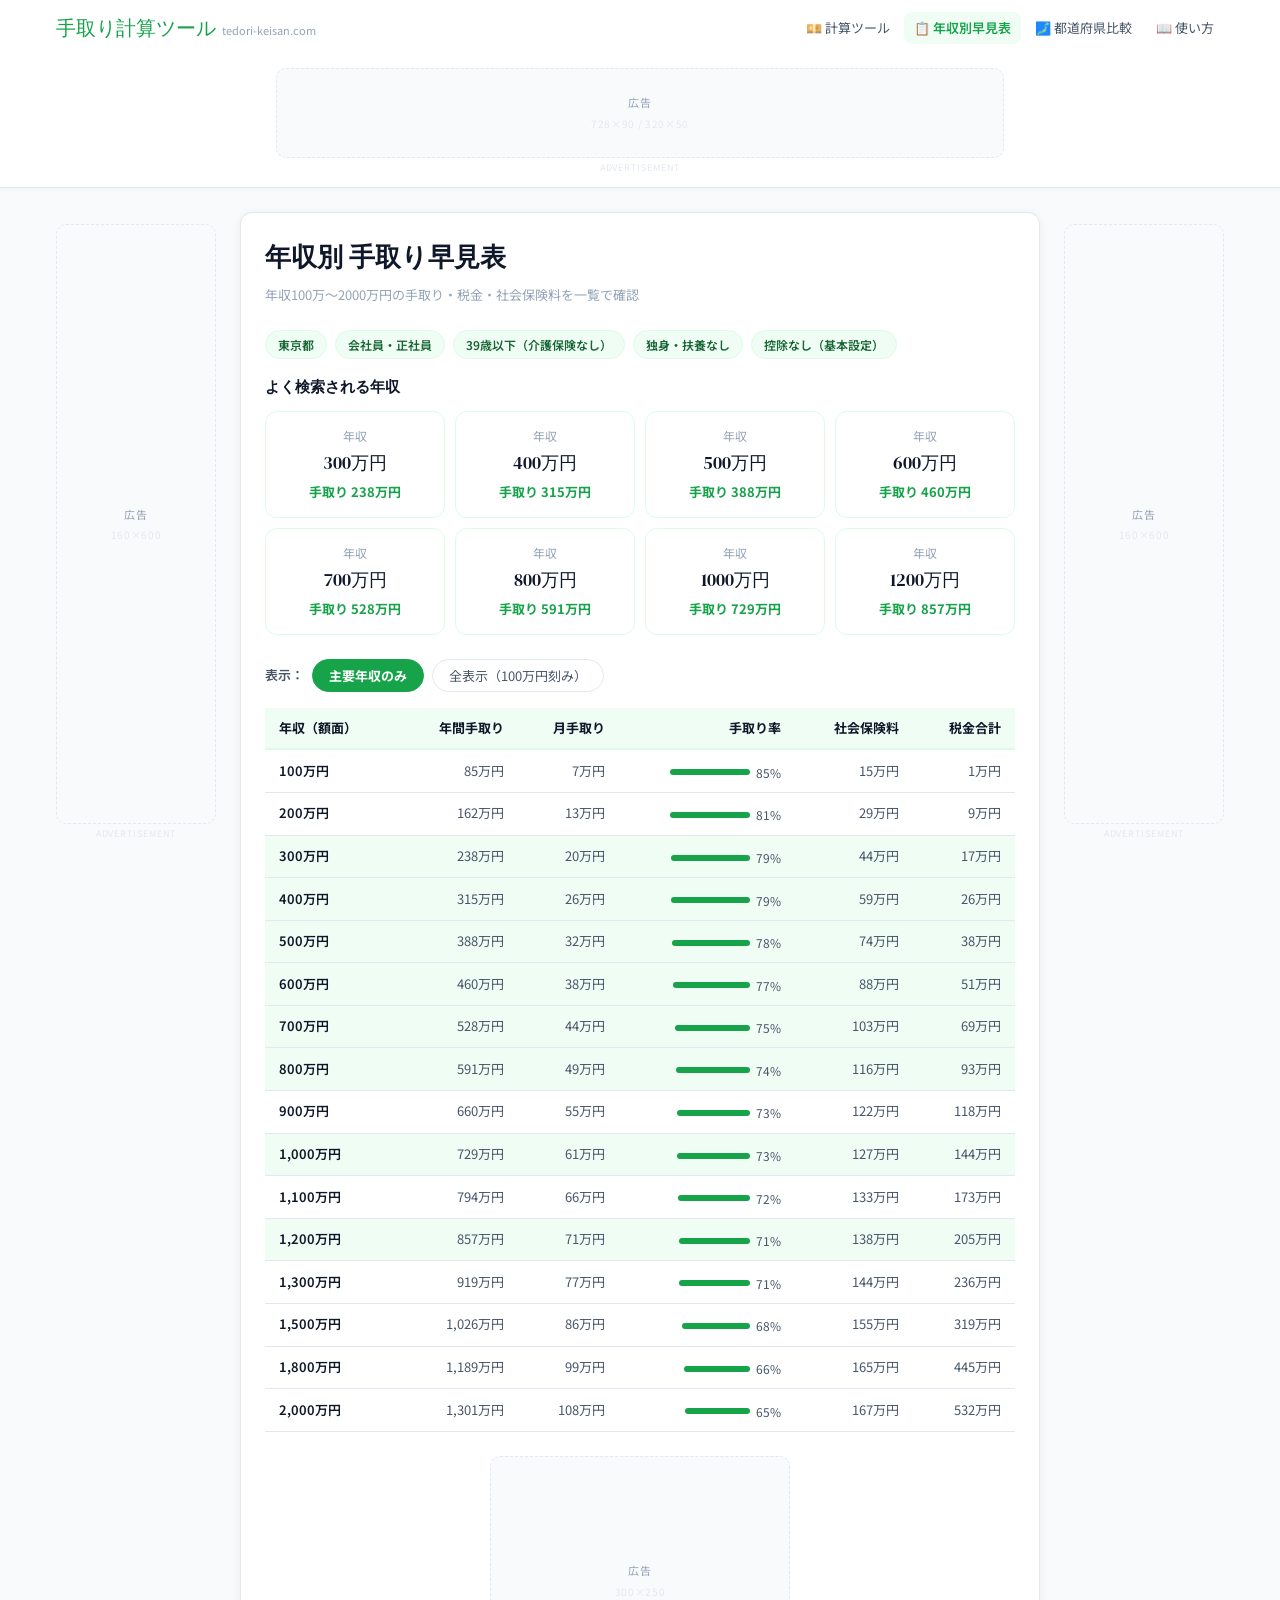
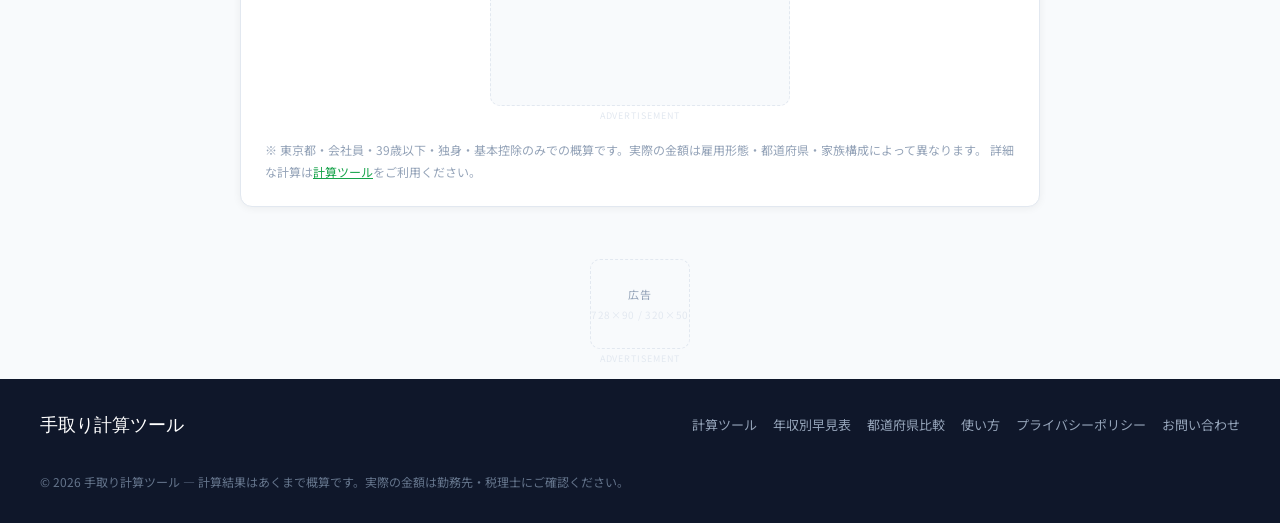
<file: list.html>
<!DOCTYPE html>
<html lang="ja" translate="no">
<head>
  <meta charset="UTF-8">
  <meta name="viewport" content="width=device-width, initial-scale=1.0">
  <title>年収別 手取り早見表｜手取り計算ツール</title>
  <meta name="description" content="年収100万〜2000万円の手取り額・月手取り・手取り率・税金・社会保険料を一覧で確認。東京都・会社員・独身での計算結果早見表。">
  <link rel="canonical" href="https://tedori-keisan.com/list.html">
  <!-- Google tag (gtag.js) -->
  <script async src="https://www.googletagmanager.com/gtag/js?id=G-WBDXWECKSS"></script>
  <script>
    window.dataLayer = window.dataLayer || [];
    function gtag(){dataLayer.push(arguments);}
    gtag('js', new Date());
    gtag('config', 'G-WBDXWECKSS');
  </script>
  <link rel="icon" href="favicon.svg" type="image/svg+xml">
  <link rel="stylesheet" href="css/common.css">

  <!-- 構造化データ -->
  <script type="application/ld+json">
  {
    "@context": "https://schema.org",
    "@type": "WebPage",
    "name": "年収別 手取り早見表",
    "description": "年収100万〜2000万円の手取り額・月手取り・手取り率を一覧表示",
    "url": "https://tedori-keisan.com/list.html"
  }
  </script>

  <style>
    /* 注目年収カード */
    .spotlight-grid {
      display: grid;
      grid-template-columns: repeat(auto-fill, minmax(160px, 1fr));
      gap: 10px;
      margin-bottom: 24px;
    }
    .spotlight-card {
      background: var(--white);
      border: 1.5px solid var(--green-border);
      border-radius: var(--radius);
      padding: 14px 16px;
      text-align: center;
      cursor: pointer;
      transition: border-color .15s, box-shadow .15s;
      text-decoration: none;
    }
    .spotlight-card:hover {
      border-color: var(--green);
      box-shadow: 0 2px 12px rgba(22,163,74,.12);
    }
    .spotlight-label { font-size: 12px; color: var(--text-light); margin-bottom: 4px; }
    .spotlight-income { font-family: 'DM Serif Display', serif; font-size: 18px; color: var(--text); }
    .spotlight-takehome { font-size: 13px; color: var(--green); font-weight: 700; margin-top: 4px; }

    /* フィルターボタン */
    .filter-bar {
      display: flex;
      gap: 8px;
      margin-bottom: 16px;
      flex-wrap: wrap;
      align-items: center;
    }
    .filter-label { font-size: 13px; color: var(--text-mid); font-weight: 600; }
    .filter-btn {
      padding: 6px 16px;
      border-radius: 20px;
      font-size: 13px;
      border: 1.5px solid var(--border);
      background: var(--white);
      color: var(--text-mid);
      cursor: pointer;
      font-family: 'Noto Sans JP', sans-serif;
      transition: .15s;
    }
    .filter-btn.active {
      background: var(--green);
      border-color: var(--green);
      color: #fff;
      font-weight: 700;
    }

    /* 条件バッジ */
    .condition-bar {
      display: flex;
      gap: 8px;
      flex-wrap: wrap;
      margin-bottom: 16px;
    }
    .condition-badge {
      background: var(--green-bg);
      border: 1px solid var(--green-border);
      border-radius: 20px;
      padding: 4px 12px;
      font-size: 12px;
      color: var(--green-dark);
      font-weight: 600;
    }

    /* テーブル */
    .table-wrap { overflow-x: auto; }
    table.list-table {
      width: 100%;
      border-collapse: collapse;
      font-size: 13px;
      min-width: 600px;
    }
    table.list-table thead tr {
      background: var(--green-bg);
    }
    table.list-table th {
      padding: 10px 14px;
      text-align: right;
      font-weight: 700;
      color: var(--text);
      border-bottom: 2px solid var(--green-border);
      white-space: nowrap;
    }
    table.list-table th:first-child { text-align: left; }
    table.list-table td {
      padding: 10px 14px;
      text-align: right;
      border-bottom: 1px solid var(--border);
      color: var(--text-mid);
    }
    table.list-table td:first-child { text-align: left; font-weight: 600; color: var(--text); }
    table.list-table tr.highlight td { background: #f0fdf4; }
    table.list-table tr.hidden { display: none; }
    table.list-table tr:hover td { background: #fafafa; }

    .rate-bar {
      display: inline-flex;
      align-items: center;
      gap: 6px;
    }
    .rate-bar-fill {
      height: 6px;
      background: var(--green);
      border-radius: 3px;
      min-width: 2px;
    }
    .rate-text { font-size: 12px; color: var(--text-mid); }

    /* SP用スタイル */
    @media (max-width: 767px) {
      .spotlight-grid { grid-template-columns: repeat(2, 1fr); }
      table.list-table { font-size: 12px; }
      table.list-table th, table.list-table td { padding: 8px 10px; }
    }
  </style>
</head>
<body>

<div id="header-placeholder"></div>

<div id="page-wrap">
  <div class="layout-3col">
    <div class="col-sidebar-left">
      <div class="ad-slot ad-sidebar" aria-hidden="true">
        <div class="ad-slot-inner"><span>広告</span><small>160×600</small></div>
        <p class="ad-label">ADVERTISEMENT</p>
      </div>
    </div>

    <main class="col-main" id="main-content">
      <div class="card">
        <h1 class="page-title">年収別 手取り早見表</h1>
        <p class="page-subtitle">年収100万〜2000万円の手取り・税金・社会保険料を一覧で確認</p>

        <!-- 計算条件 -->
        <div class="condition-bar">
          <span class="condition-badge">東京都</span>
          <span class="condition-badge">会社員・正社員</span>
          <span class="condition-badge">39歳以下（介護保険なし）</span>
          <span class="condition-badge">独身・扶養なし</span>
          <span class="condition-badge">控除なし（基本設定）</span>
        </div>

        <!-- よく検索される年収 -->
        <h2 class="section-title" style="font-size:15px;margin-bottom:12px;">よく検索される年収</h2>
        <div class="spotlight-grid" id="spotlight-grid"></div>

        <!-- フィルター -->
        <div class="filter-bar">
          <span class="filter-label">表示：</span>
          <button class="filter-btn active" data-filter="major" onclick="setFilter('major', this)">主要年収のみ</button>
          <button class="filter-btn" data-filter="all"   onclick="setFilter('all', this)">全表示（100万円刻み）</button>
        </div>

        <!-- テーブル -->
        <div class="table-wrap">
          <table class="list-table" id="list-table">
            <thead>
              <tr>
                <th>年収（額面）</th>
                <th>年間手取り</th>
                <th>月手取り</th>
                <th>手取り率</th>
                <th>社会保険料</th>
                <th>税金合計</th>
              </tr>
            </thead>
            <tbody id="list-body"></tbody>
          </table>
        </div>

        <!-- 広告 -->
        <div class="ad-slot ad-rect" aria-hidden="true" style="margin:24px auto 0;">
          <div class="ad-slot-inner"><span>広告</span><small>300×250</small></div>
          <p class="ad-label">ADVERTISEMENT</p>
        </div>

        <!-- 注意 -->
        <p style="font-size:12px;color:var(--text-light);margin-top:16px;line-height:1.8;">
          ※ 東京都・会社員・39歳以下・独身・基本控除のみでの概算です。実際の金額は雇用形態・都道府県・家族構成によって異なります。
          詳細な計算は<a href="index.html" style="color:var(--green);">計算ツール</a>をご利用ください。
        </p>
      </div>
    </main>

    <div class="col-sidebar-right">
      <div class="ad-slot ad-sidebar" aria-hidden="true">
        <div class="ad-slot-inner"><span>広告</span><small>160×600</small></div>
        <p class="ad-label">ADVERTISEMENT</p>
      </div>
    </div>
  </div>
</div>

<div id="footer-ad-placeholder"></div>
<div id="footer-placeholder"></div>

<script src="js/pref-rates.js"></script>
<script src="js/calc.js"></script>
<script src="js/common.js"></script>
<script>
(function () {
  /* ── よく検索される年収 ── */
  const SPOTLIGHT = [300, 400, 500, 600, 700, 800, 1000, 1200];

  /* ── 一覧テーブルに表示する年収（万円） ── */
  const ALL_INCOMES = [];
  for (let i = 100; i <= 2000; i += 100) ALL_INCOMES.push(i);

  /* 主要年収（フィルター） */
  const MAJOR = [
    100, 150, 200, 250, 300, 350, 400, 450,
    500, 550, 600, 650, 700, 750, 800, 900,
    1000, 1100, 1200, 1300, 1500, 1800, 2000
  ];

  const fmt = n => Math.round(n).toLocaleString('ja-JP');

  function calcRow(man) {
    return calcTakeHome({
      annualSalary: man * 10000,
      age: 35,
      prefecture: '東京',
      employmentType: 'fulltime',
    });
  }

  /* ── スポットライトカード生成 ── */
  const grid = document.getElementById('spotlight-grid');
  SPOTLIGHT.forEach(man => {
    const r = calcRow(man);
    if (!r) return;
    const card = document.createElement('a');
    card.className = 'spotlight-card';
    card.href = `index.html?s=${man * 10000}`;
    card.innerHTML = `
      <div class="spotlight-label">年収</div>
      <div class="spotlight-income">${man}万円</div>
      <div class="spotlight-takehome">手取り ${fmt(r.takeHome / 10000)}万円</div>
    `;
    grid.appendChild(card);
  });

  /* ── テーブル生成 ── */
  const tbody = document.getElementById('list-body');

  ALL_INCOMES.forEach(man => {
    const r = calcRow(man);
    if (!r) return;

    const isMajor  = MAJOR.includes(man);
    const isSpot   = SPOTLIGHT.includes(man);
    const rateW    = Math.max(4, Math.min(r.takeHomeRate, 80));

    const tr = document.createElement('tr');
    if (isSpot) tr.classList.add('highlight');
    if (!isMajor) tr.classList.add('hidden');
    tr.dataset.major = isMajor ? '1' : '0';

    tr.innerHTML = `
      <td>${fmt(man)}万円</td>
      <td>${fmt(r.takeHome / 10000)}万円</td>
      <td>${fmt(r.monthlyTakeHome / 10000)}万円</td>
      <td>
        <div class="rate-bar">
          <div class="rate-bar-fill" style="width:${rateW}px;"></div>
          <span class="rate-text">${r.takeHomeRate}%</span>
        </div>
      </td>
      <td>${fmt(r.totalSocialInsurance / 10000)}万円</td>
      <td>${fmt(r.totalTax / 10000)}万円</td>
    `;
    tbody.appendChild(tr);
  });

  /* ── フィルター切替 ── */
  window.setFilter = function (mode, btn) {
    document.querySelectorAll('.filter-btn').forEach(b => b.classList.remove('active'));
    btn.classList.add('active');

    document.querySelectorAll('#list-body tr').forEach(tr => {
      if (mode === 'all') {
        tr.classList.remove('hidden');
      } else {
        tr.classList.toggle('hidden', tr.dataset.major !== '1');
      }
    });
  };
})();
</script>
</body>
</html>
</file>
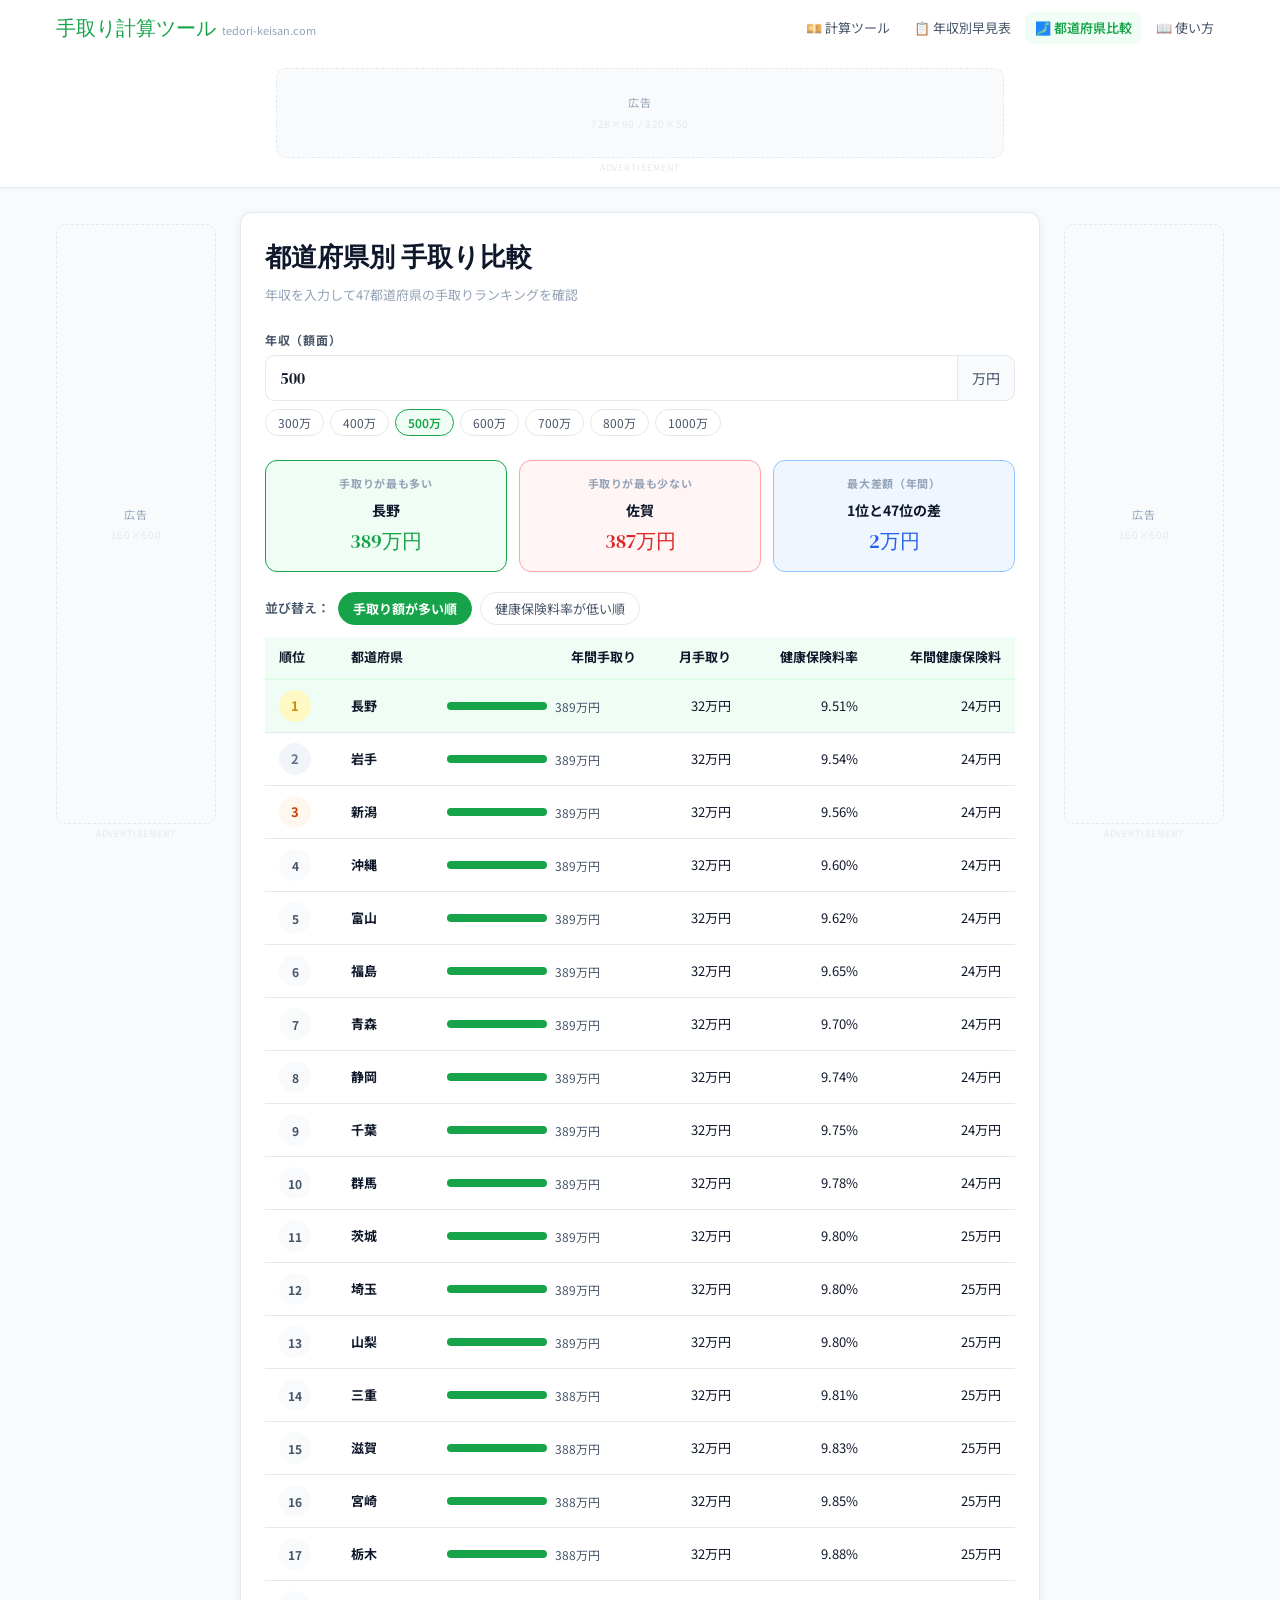
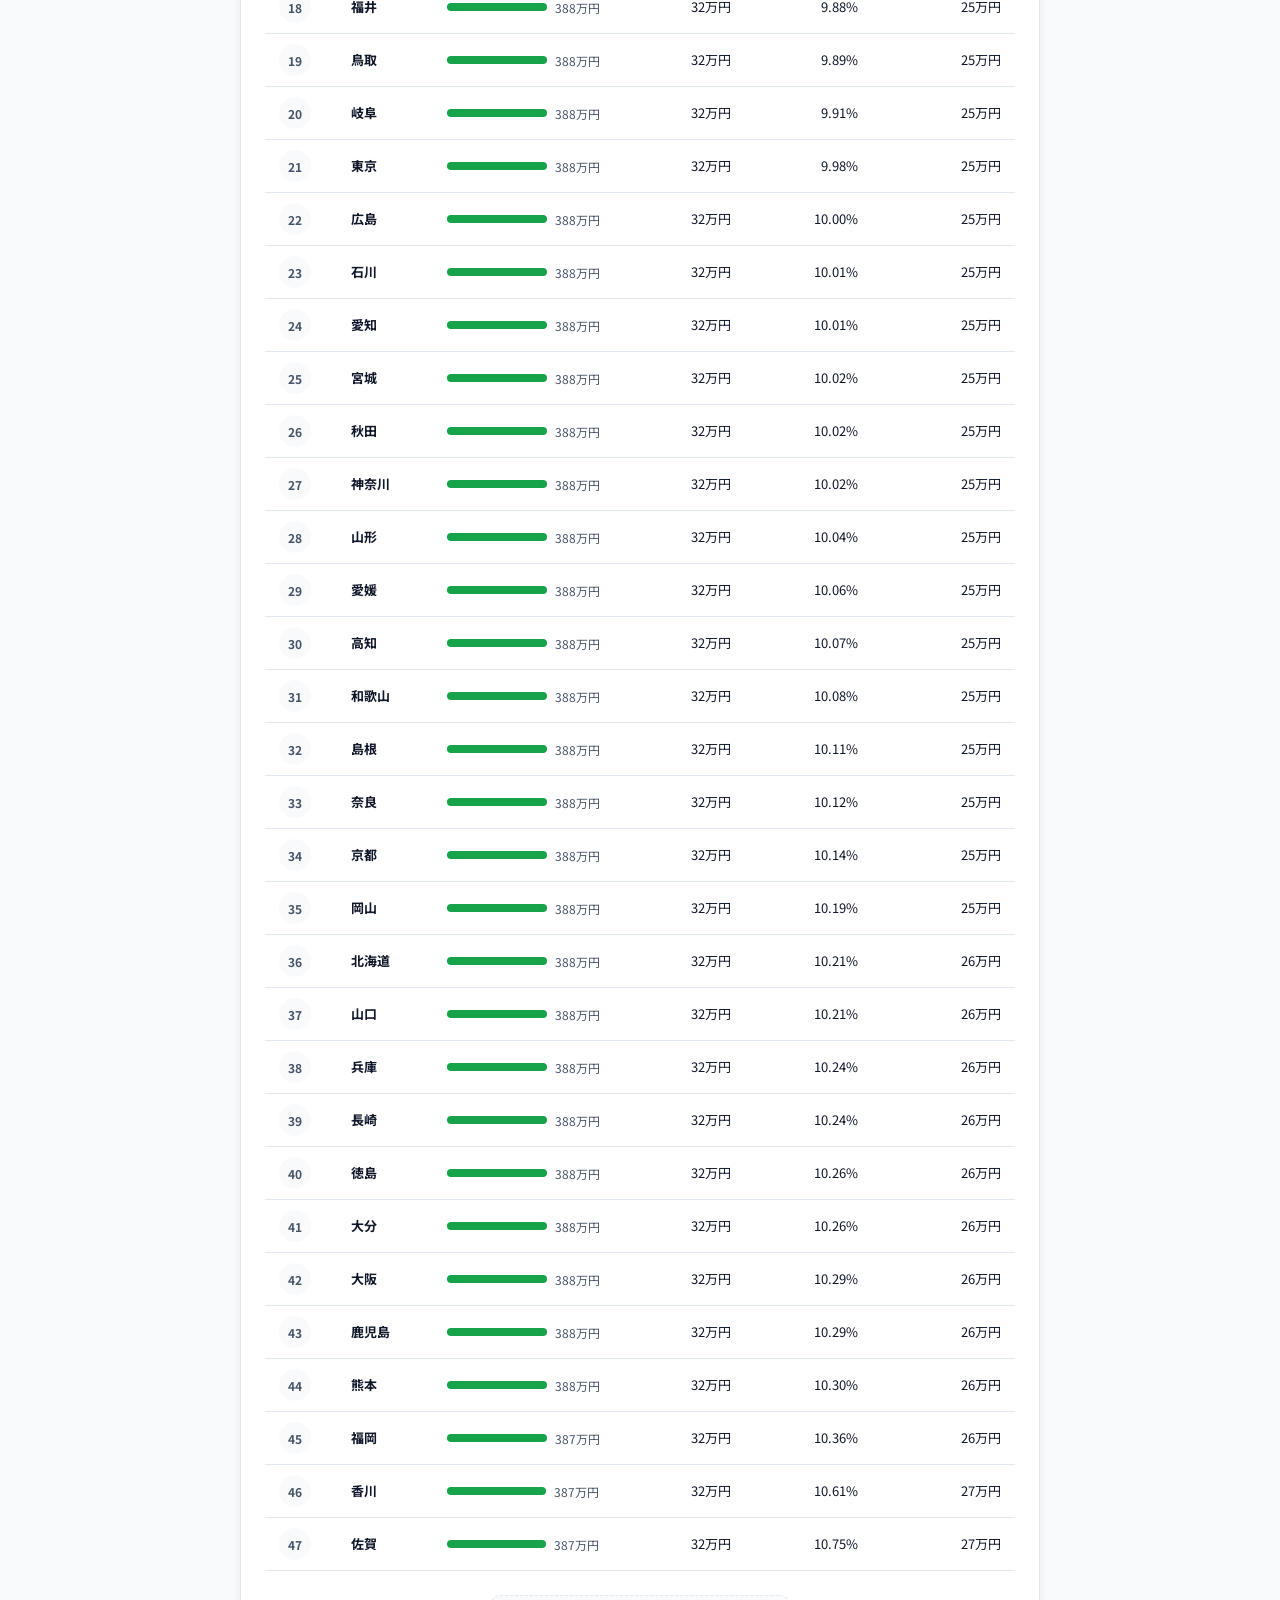
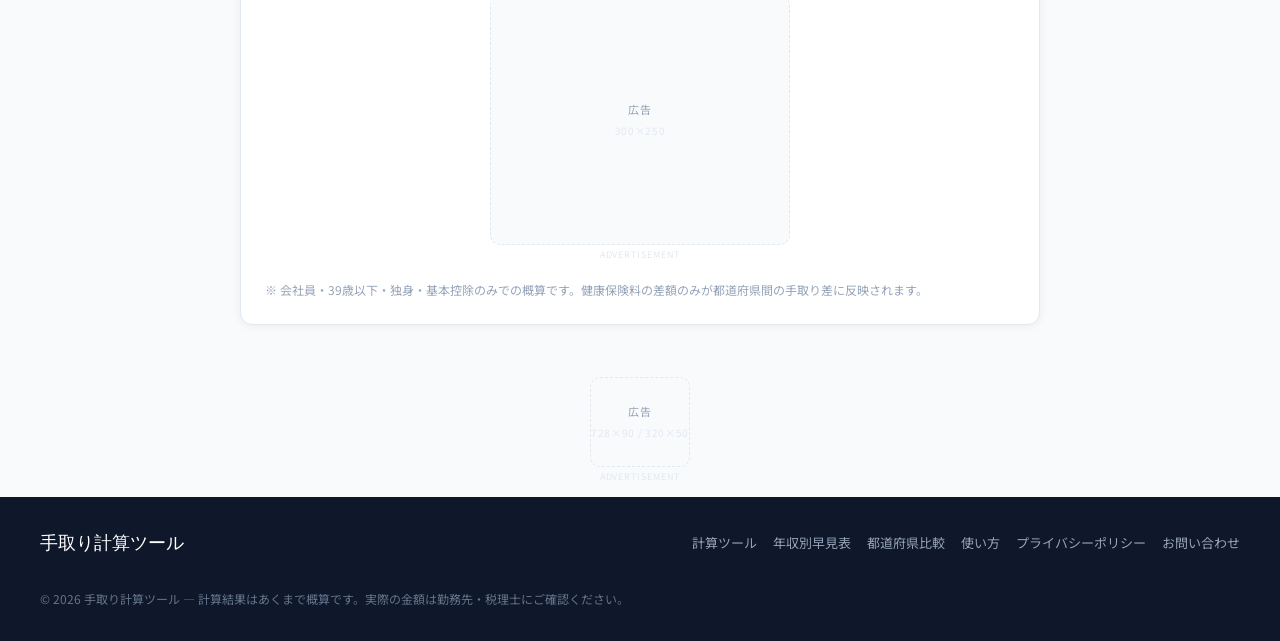
<file: pref.html>
<!DOCTYPE html>
<html lang="ja" translate="no">
<head>
  <meta charset="UTF-8">
  <meta name="viewport" content="width=device-width, initial-scale=1.0">
  <title>都道府県別 手取り比較ランキング｜手取り計算ツール</title>
  <meta name="description" content="年収を入力して47都道府県の手取り額を比較。健康保険料率が最も低い都道府県・高い都道府県ランキングを表示。">
  <link rel="canonical" href="https://tedori-keisan.com/pref.html">
  <!-- Google tag (gtag.js) -->
  <script async src="https://www.googletagmanager.com/gtag/js?id=G-WBDXWECKSS"></script>
  <script>
    window.dataLayer = window.dataLayer || [];
    function gtag(){dataLayer.push(arguments);}
    gtag('js', new Date());
    gtag('config', 'G-WBDXWECKSS');
  </script>
  <link rel="icon" href="favicon.svg" type="image/svg+xml">
  <link rel="stylesheet" href="css/common.css">

  <script type="application/ld+json">
  {
    "@context": "https://schema.org",
    "@type": "WebPage",
    "name": "都道府県別 手取り比較ランキング",
    "description": "47都道府県の手取り額・健康保険料率を比較",
    "url": "https://tedori-keisan.com/pref.html"
  }
  </script>

  <style>
    /* 入力エリア */
    .input-section {
      display: flex;
      gap: 16px;
      flex-wrap: wrap;
      align-items: flex-end;
      margin-bottom: 24px;
    }
    .input-group { flex: 1; min-width: 160px; }
    .input-group label {
      display: block;
      font-size: 12px;
      font-weight: 700;
      color: var(--text-mid);
      margin-bottom: 6px;
      text-transform: uppercase;
      letter-spacing: .06em;
    }
    .salary-input-wrap {
      display: flex;
      align-items: center;
      gap: 0;
    }
    .salary-input-wrap input {
      width: 100%;
      padding: 11px 14px;
      border: 1.5px solid var(--border);
      border-right: none;
      border-radius: 9px 0 0 9px;
      font-size: 16px;
      font-family: 'DM Serif Display', serif;
      color: var(--text);
      outline: none;
      background: var(--white);
      transition: border-color .2s;
    }
    .salary-input-wrap input:focus { border-color: var(--green); }
    .salary-unit {
      padding: 11px 14px;
      background: var(--bg);
      border: 1.5px solid var(--border);
      border-radius: 0 9px 9px 0;
      font-size: 14px;
      color: var(--text-mid);
      white-space: nowrap;
    }

    /* クイック選択 */
    .quick-select {
      display: flex;
      gap: 6px;
      flex-wrap: wrap;
      margin-top: 8px;
    }
    .quick-btn {
      padding: 4px 12px;
      border-radius: 20px;
      font-size: 12px;
      border: 1.5px solid var(--border);
      background: var(--white);
      color: var(--text-mid);
      cursor: pointer;
      font-family: 'Noto Sans JP', sans-serif;
      transition: .15s;
    }
    .quick-btn:hover, .quick-btn.active {
      background: var(--green-bg);
      border-color: var(--green);
      color: var(--green);
      font-weight: 600;
    }

    /* サマリーカード */
    .summary-grid {
      display: grid;
      grid-template-columns: repeat(3, 1fr);
      gap: 12px;
      margin-bottom: 20px;
    }
    .summary-card {
      background: var(--white);
      border: 1px solid var(--border);
      border-radius: var(--radius);
      padding: 14px 16px;
      text-align: center;
    }
    .summary-card.best  { border-color: var(--green); background: var(--green-bg); }
    .summary-card.worst { border-color: #fca5a5; background: #fff5f5; }
    .summary-card.diff  { border-color: #93c5fd; background: #eff6ff; }
    .summary-card-label { font-size: 11px; color: var(--text-light); margin-bottom: 6px; font-weight: 700; letter-spacing: .06em; }
    .summary-card-pref  { font-size: 14px; font-weight: 700; color: var(--text); margin-bottom: 4px; }
    .summary-card-val   { font-family: 'DM Serif Display', serif; font-size: 20px; color: var(--green); }
    .summary-card.worst .summary-card-val  { color: #dc2626; }
    .summary-card.diff  .summary-card-val  { color: #2563eb; }

    /* ソートボタン */
    .sort-bar {
      display: flex;
      gap: 8px;
      margin-bottom: 12px;
      flex-wrap: wrap;
      align-items: center;
    }
    .sort-label { font-size: 13px; color: var(--text-mid); font-weight: 600; }
    .sort-btn {
      padding: 6px 14px;
      border-radius: 20px;
      font-size: 13px;
      border: 1.5px solid var(--border);
      background: var(--white);
      color: var(--text-mid);
      cursor: pointer;
      font-family: 'Noto Sans JP', sans-serif;
      transition: .15s;
    }
    .sort-btn.active {
      background: var(--green);
      border-color: var(--green);
      color: #fff;
      font-weight: 700;
    }

    /* ランキングテーブル */
    .rank-table {
      width: 100%;
      border-collapse: collapse;
      font-size: 13px;
    }
    .rank-table th {
      background: var(--green-bg);
      padding: 10px 14px;
      text-align: left;
      font-weight: 700;
      border-bottom: 2px solid var(--green-border);
      white-space: nowrap;
    }
    .rank-table th:not(:first-child):not(:nth-child(2)) { text-align: right; }
    .rank-table td {
      padding: 10px 14px;
      border-bottom: 1px solid var(--border);
      vertical-align: middle;
    }
    .rank-table td:not(:first-child):not(:nth-child(2)) { text-align: right; }
    .rank-table tr:hover td { background: #fafafa; }
    .rank-table tr.rank-best td { background: #f0fdf4; }

    .rank-num {
      width: 32px;
      height: 32px;
      border-radius: 50%;
      display: inline-flex;
      align-items: center;
      justify-content: center;
      font-size: 13px;
      font-weight: 700;
    }
    .rank-num.gold   { background: #fef9c3; color: #ca8a04; }
    .rank-num.silver { background: #f1f5f9; color: #64748b; }
    .rank-num.bronze { background: #fff7ed; color: #c2410c; }
    .rank-num.normal { background: var(--bg); color: var(--text-mid); font-size: 12px; }

    .bar-cell { min-width: 120px; }
    .bar-wrap { display: flex; align-items: center; gap: 8px; }
    .bar-fill { height: 8px; background: var(--green); border-radius: 4px; }
    .bar-val  { font-size: 12px; color: var(--text-mid); white-space: nowrap; }

    /* 空状態 */
    .empty-state {
      text-align: center;
      padding: 48px 16px;
      color: var(--text-light);
    }
    .empty-icon { font-size: 40px; margin-bottom: 12px; }
    .empty-text { font-size: 14px; }

    @media (max-width: 767px) {
      .summary-grid { grid-template-columns: 1fr; gap: 8px; }
      .rank-table { font-size: 12px; }
      .rank-table th, .rank-table td { padding: 8px 10px; }
      .bar-cell { min-width: 80px; }
    }
  </style>
</head>
<body>

<div id="header-placeholder"></div>

<div id="page-wrap">
  <div class="layout-3col">
    <div class="col-sidebar-left">
      <div class="ad-slot ad-sidebar" aria-hidden="true">
        <div class="ad-slot-inner"><span>広告</span><small>160×600</small></div>
        <p class="ad-label">ADVERTISEMENT</p>
      </div>
    </div>

    <main class="col-main" id="main-content">
      <div class="card">
        <h1 class="page-title">都道府県別 手取り比較</h1>
        <p class="page-subtitle">年収を入力して47都道府県の手取りランキングを確認</p>

        <!-- 入力 -->
        <div class="input-section">
          <div class="input-group">
            <label for="salary-input">年収（額面）</label>
            <div class="salary-input-wrap">
              <input type="number" id="salary-input" placeholder="500" min="100" max="9999" step="10">
              <span class="salary-unit">万円</span>
            </div>
            <div class="quick-select" id="quick-select">
              <button class="quick-btn" data-val="300">300万</button>
              <button class="quick-btn" data-val="400">400万</button>
              <button class="quick-btn active" data-val="500">500万</button>
              <button class="quick-btn" data-val="600">600万</button>
              <button class="quick-btn" data-val="700">700万</button>
              <button class="quick-btn" data-val="800">800万</button>
              <button class="quick-btn" data-val="1000">1000万</button>
            </div>
          </div>
        </div>

        <!-- サマリー -->
        <div class="summary-grid" id="summary-grid">
          <div class="summary-card">
            <div class="summary-card-label">年収を入力してください</div>
            <div class="summary-card-pref">——</div>
            <div class="summary-card-val">——</div>
          </div>
          <div class="summary-card">
            <div class="summary-card-label">——</div>
            <div class="summary-card-pref">——</div>
            <div class="summary-card-val">——</div>
          </div>
          <div class="summary-card">
            <div class="summary-card-label">——</div>
            <div class="summary-card-pref">——</div>
            <div class="summary-card-val">——</div>
          </div>
        </div>

        <!-- ソート -->
        <div class="sort-bar">
          <span class="sort-label">並び替え：</span>
          <button class="sort-btn active" id="sort-takehome" onclick="setSort('takehome', this)">手取り額が多い順</button>
          <button class="sort-btn" id="sort-rate" onclick="setSort('rate', this)">健康保険料率が低い順</button>
        </div>

        <!-- ランキング -->
        <div id="rank-wrap">
          <div class="empty-state">
            <div class="empty-icon">🗾</div>
            <div class="empty-text">年収を入力するとランキングが表示されます</div>
          </div>
        </div>

        <!-- 広告 -->
        <div class="ad-slot ad-rect" aria-hidden="true" style="margin:24px auto 0;">
          <div class="ad-slot-inner"><span>広告</span><small>300×250</small></div>
          <p class="ad-label">ADVERTISEMENT</p>
        </div>

        <p style="font-size:12px;color:var(--text-light);margin-top:16px;line-height:1.8;">
          ※ 会社員・39歳以下・独身・基本控除のみでの概算です。健康保険料の差額のみが都道府県間の手取り差に反映されます。
        </p>
      </div>
    </main>

    <div class="col-sidebar-right">
      <div class="ad-slot ad-sidebar" aria-hidden="true">
        <div class="ad-slot-inner"><span>広告</span><small>160×600</small></div>
        <p class="ad-label">ADVERTISEMENT</p>
      </div>
    </div>
  </div>
</div>

<div id="footer-ad-placeholder"></div>
<div id="footer-placeholder"></div>

<script src="js/pref-rates.js"></script>
<script src="js/calc.js"></script>
<script src="js/common.js"></script>
<script>
(function () {
  const input     = document.getElementById('salary-input');
  const quickSel  = document.getElementById('quick-select');
  const rankWrap  = document.getElementById('rank-wrap');
  const summaryEl = document.getElementById('summary-grid');

  let currentSort = 'takehome';
  let currentSalary = 500; // 万円

  const fmtM = n => (Math.round(n / 10000)).toLocaleString('ja-JP') + '万円';
  const fmtPct = r => (r * 100).toFixed(2) + '%';

  /* ── クイック選択 ── */
  quickSel.addEventListener('click', e => {
    const btn = e.target.closest('.quick-btn');
    if (!btn) return;
    quickSel.querySelectorAll('.quick-btn').forEach(b => b.classList.remove('active'));
    btn.classList.add('active');
    input.value = btn.dataset.val;
    currentSalary = parseInt(btn.dataset.val, 10);
    render();
  });

  input.addEventListener('input', () => {
    const v = parseInt(input.value, 10);
    if (!v || v < 100 || v > 9999) return;
    currentSalary = v;
    quickSel.querySelectorAll('.quick-btn').forEach(b => {
      b.classList.toggle('active', parseInt(b.dataset.val, 10) === v);
    });
    render();
  });

  window.setSort = function (mode, btn) {
    document.querySelectorAll('.sort-btn').forEach(b => b.classList.remove('active'));
    btn.classList.add('active');
    currentSort = mode;
    render();
  };

  /* ── レンダリング ── */
  function render() {
    const annualSalary = currentSalary * 10000;

    // 全都道府県を計算
    const rows = PREFS.map(pref => {
      const r = calcTakeHome({ annualSalary, age: 35, prefecture: pref, employmentType: 'fulltime' });
      return {
        pref,
        takeHome: r ? r.takeHome : 0,
        healthRate: PREF_HEALTH_RATES[pref],
        healthInsurance: r ? r.healthInsurance : 0,
      };
    });

    // ソート
    if (currentSort === 'takehome') {
      rows.sort((a, b) => b.takeHome - a.takeHome);
    } else {
      rows.sort((a, b) => a.healthRate - b.healthRate);
    }

    const best  = rows[0];
    const worst = rows[rows.length - 1];
    const diff  = best.takeHome - worst.takeHome;
    const maxTH = best.takeHome;

    // サマリー更新
    summaryEl.innerHTML = `
      <div class="summary-card best">
        <div class="summary-card-label">手取りが最も多い</div>
        <div class="summary-card-pref">${best.pref}</div>
        <div class="summary-card-val">${fmtM(best.takeHome)}</div>
      </div>
      <div class="summary-card worst">
        <div class="summary-card-label">手取りが最も少ない</div>
        <div class="summary-card-pref">${worst.pref}</div>
        <div class="summary-card-val">${fmtM(worst.takeHome)}</div>
      </div>
      <div class="summary-card diff">
        <div class="summary-card-label">最大差額（年間）</div>
        <div class="summary-card-pref">1位と47位の差</div>
        <div class="summary-card-val">${fmtM(diff)}</div>
      </div>
    `;

    // テーブル生成
    const tbody = rows.map((row, i) => {
      const rank = i + 1;
      const rankCls = rank === 1 ? 'gold' : rank === 2 ? 'silver' : rank === 3 ? 'bronze' : 'normal';
      const barW = Math.round((row.takeHome / maxTH) * 100);
      const isBest = rank === 1;
      return `
        <tr class="${isBest ? 'rank-best' : ''}">
          <td><span class="rank-num ${rankCls}">${rank}</span></td>
          <td><strong>${row.pref}</strong></td>
          <td class="bar-cell">
            <div class="bar-wrap">
              <div class="bar-fill" style="width:${barW}px;"></div>
              <span class="bar-val">${fmtM(row.takeHome)}</span>
            </div>
          </td>
          <td>${fmtM(row.takeHome / 12)}</td>
          <td>${fmtPct(row.healthRate)}</td>
          <td>${fmtM(row.healthInsurance)}</td>
        </tr>`;
    }).join('');

    rankWrap.innerHTML = `
      <div style="overflow-x:auto;">
        <table class="rank-table">
          <thead>
            <tr>
              <th>順位</th>
              <th>都道府県</th>
              <th>年間手取り</th>
              <th>月手取り</th>
              <th>健康保険料率</th>
              <th>年間健康保険料</th>
            </tr>
          </thead>
          <tbody>${tbody}</tbody>
        </table>
      </div>`;
  }

  /* 初期表示（500万円） */
  input.value = '500';
  render();
})();
</script>
</body>
</html>
</file>
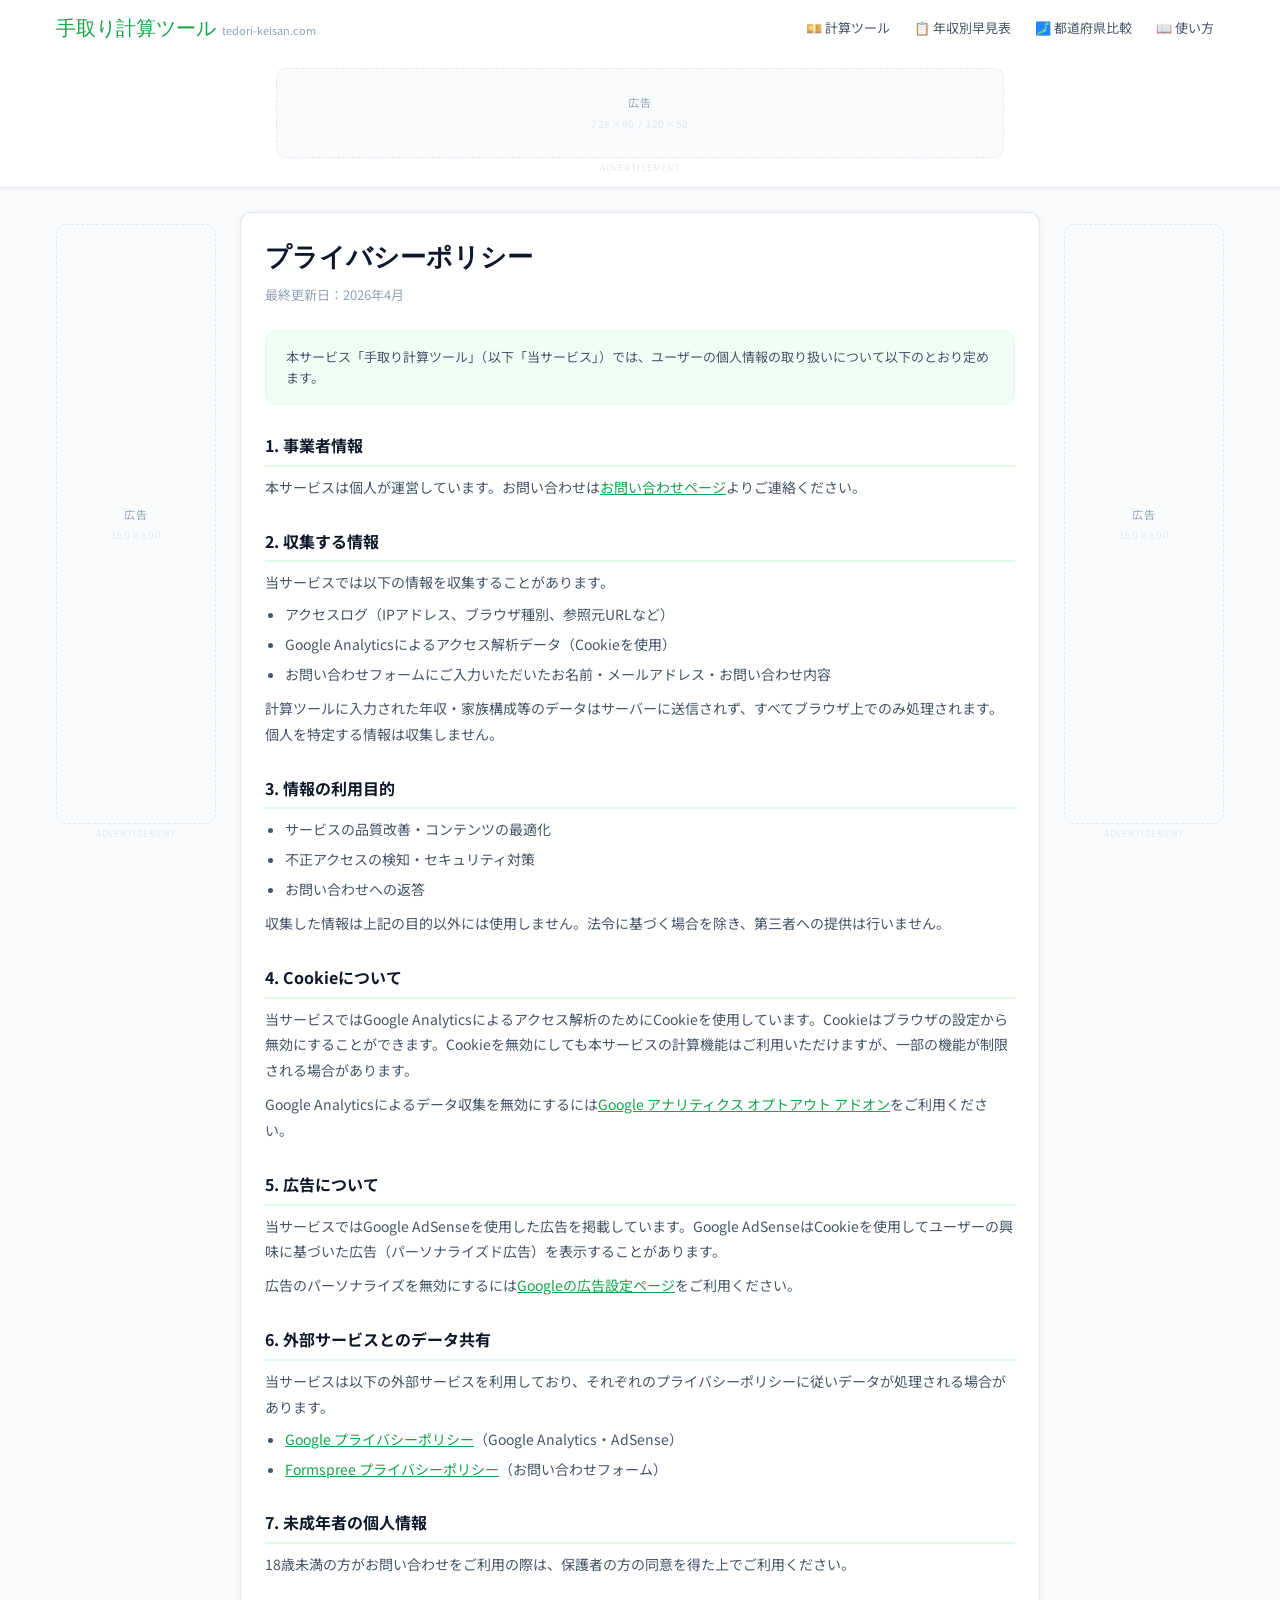
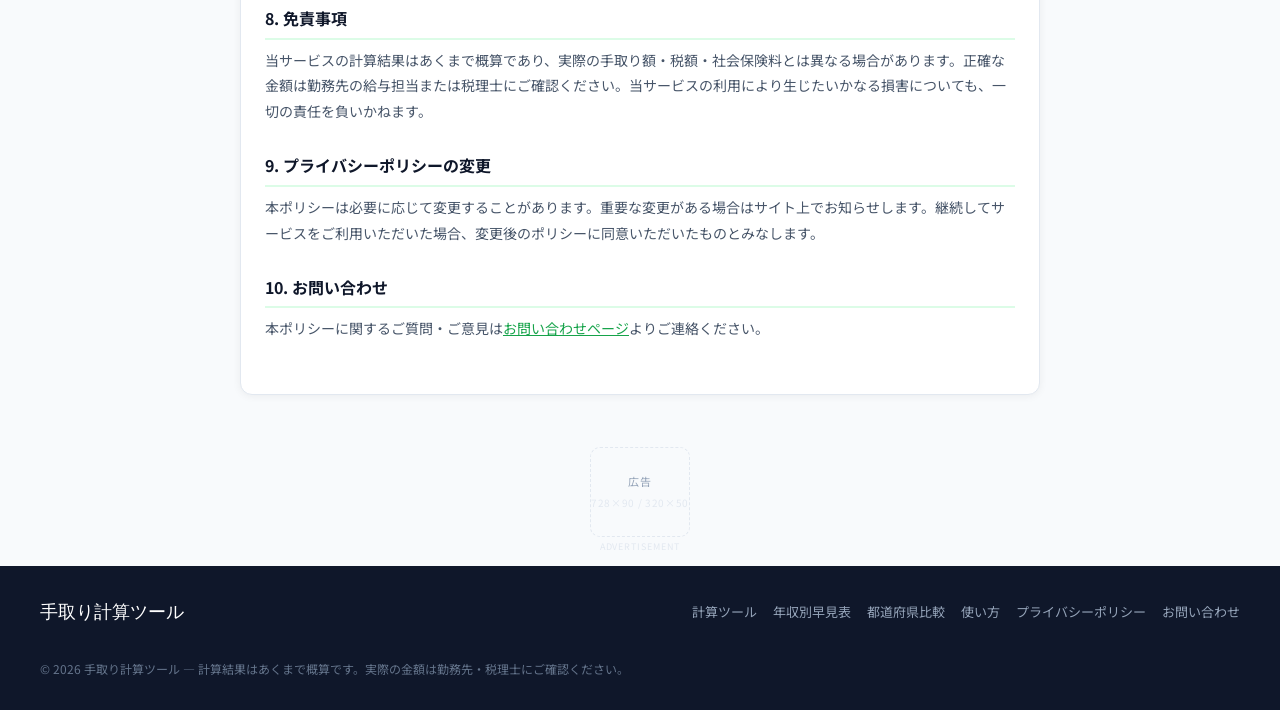
<file: privacy.html>
<!DOCTYPE html>
<html lang="ja" translate="no">
<head>
  <meta charset="UTF-8">
  <meta name="viewport" content="width=device-width, initial-scale=1.0">
  <title>プライバシーポリシー｜手取り計算ツール</title>
  <meta name="description" content="手取り計算ツールのプライバシーポリシーです。Cookie・広告・アクセス解析に関する情報を掲載しています。">
  <meta name="robots" content="noindex,follow">
  <link rel="canonical" href="https://tedori-keisan.com/privacy.html">
  <!-- Google tag (gtag.js) -->
  <script async src="https://www.googletagmanager.com/gtag/js?id=G-WBDXWECKSS"></script>
  <script>
    window.dataLayer = window.dataLayer || [];
    function gtag(){dataLayer.push(arguments);}
    gtag('js', new Date());
    gtag('config', 'G-WBDXWECKSS');
  </script>
  <link rel="icon" href="favicon.svg" type="image/svg+xml">
  <link rel="stylesheet" href="css/common.css">
  <style>
    .policy-section { margin-bottom: 28px; }
    .policy-section h2 {
      font-size: 16px;
      font-weight: 700;
      color: var(--text);
      margin-bottom: 8px;
      padding-bottom: 6px;
      border-bottom: 2px solid var(--green-border);
    }
    .policy-section p,
    .policy-section ul {
      font-size: 14px;
      color: var(--text-mid);
      line-height: 1.85;
    }
    .policy-section ul {
      padding-left: 20px;
      margin-top: 6px;
    }
    .policy-section ul li { margin-bottom: 4px; }
    .policy-section a {
      color: var(--green);
      text-decoration: underline;
    }
    .policy-date {
      font-size: 13px;
      color: var(--text-light);
      margin-bottom: 24px;
    }
    .policy-notice {
      background: var(--green-bg);
      border: 1px solid var(--green-border);
      border-radius: var(--radius);
      padding: 16px 20px;
      font-size: 13px;
      color: var(--text-mid);
      margin-bottom: 28px;
    }
  </style>
</head>
<body>

<div id="header-placeholder"></div>

<div id="page-wrap">
  <div class="layout-3col">
    <div class="col-sidebar-left">
      <div class="ad-slot ad-sidebar" aria-hidden="true">
        <div class="ad-slot-inner"><span>広告</span><small>160×600</small></div>
        <p class="ad-label">ADVERTISEMENT</p>
      </div>
    </div>

    <main class="col-main" id="main-content">
      <div class="card">
        <h1 class="page-title">プライバシーポリシー</h1>
        <p class="policy-date">最終更新日：2026年4月</p>

        <div class="policy-notice">
          本サービス「手取り計算ツール」（以下「当サービス」）では、ユーザーの個人情報の取り扱いについて以下のとおり定めます。
        </div>

        <div class="policy-section">
          <h2>1. 事業者情報</h2>
          <p>本サービスは個人が運営しています。お問い合わせは<a href="contact.html">お問い合わせページ</a>よりご連絡ください。</p>
        </div>

        <div class="policy-section">
          <h2>2. 収集する情報</h2>
          <p>当サービスでは以下の情報を収集することがあります。</p>
          <ul>
            <li>アクセスログ（IPアドレス、ブラウザ種別、参照元URLなど）</li>
            <li>Google Analyticsによるアクセス解析データ（Cookieを使用）</li>
            <li>お問い合わせフォームにご入力いただいたお名前・メールアドレス・お問い合わせ内容</li>
          </ul>
          <p style="margin-top:8px;">計算ツールに入力された年収・家族構成等のデータはサーバーに送信されず、すべてブラウザ上でのみ処理されます。個人を特定する情報は収集しません。</p>
        </div>

        <div class="policy-section">
          <h2>3. 情報の利用目的</h2>
          <ul>
            <li>サービスの品質改善・コンテンツの最適化</li>
            <li>不正アクセスの検知・セキュリティ対策</li>
            <li>お問い合わせへの返答</li>
          </ul>
          <p style="margin-top:8px;">収集した情報は上記の目的以外には使用しません。法令に基づく場合を除き、第三者への提供は行いません。</p>
        </div>

        <div class="policy-section">
          <h2>4. Cookieについて</h2>
          <p>当サービスではGoogle Analyticsによるアクセス解析のためにCookieを使用しています。Cookieはブラウザの設定から無効にすることができます。Cookieを無効にしても本サービスの計算機能はご利用いただけますが、一部の機能が制限される場合があります。</p>
          <p style="margin-top:8px;">Google Analyticsによるデータ収集を無効にするには<a href="https://tools.google.com/dlpage/gaoptout" target="_blank" rel="noopener noreferrer">Google アナリティクス オプトアウト アドオン</a>をご利用ください。</p>
        </div>

        <div class="policy-section">
          <h2>5. 広告について</h2>
          <p>当サービスではGoogle AdSenseを使用した広告を掲載しています。Google AdSenseはCookieを使用してユーザーの興味に基づいた広告（パーソナライズド広告）を表示することがあります。</p>
          <p style="margin-top:8px;">広告のパーソナライズを無効にするには<a href="https://www.google.com/settings/ads" target="_blank" rel="noopener noreferrer">Googleの広告設定ページ</a>をご利用ください。</p>
        </div>

        <div class="policy-section">
          <h2>6. 外部サービスとのデータ共有</h2>
          <p>当サービスは以下の外部サービスを利用しており、それぞれのプライバシーポリシーに従いデータが処理される場合があります。</p>
          <ul>
            <li><a href="https://policies.google.com/privacy" target="_blank" rel="noopener noreferrer">Google プライバシーポリシー</a>（Google Analytics・AdSense）</li>
            <li><a href="https://formspree.io/legal/privacy-policy" target="_blank" rel="noopener noreferrer">Formspree プライバシーポリシー</a>（お問い合わせフォーム）</li>
          </ul>
        </div>

        <div class="policy-section">
          <h2>7. 未成年者の個人情報</h2>
          <p>18歳未満の方がお問い合わせをご利用の際は、保護者の方の同意を得た上でご利用ください。</p>
        </div>

        <div class="policy-section">
          <h2>8. 免責事項</h2>
          <p>当サービスの計算結果はあくまで概算であり、実際の手取り額・税額・社会保険料とは異なる場合があります。正確な金額は勤務先の給与担当または税理士にご確認ください。当サービスの利用により生じたいかなる損害についても、一切の責任を負いかねます。</p>
        </div>

        <div class="policy-section">
          <h2>9. プライバシーポリシーの変更</h2>
          <p>本ポリシーは必要に応じて変更することがあります。重要な変更がある場合はサイト上でお知らせします。継続してサービスをご利用いただいた場合、変更後のポリシーに同意いただいたものとみなします。</p>
        </div>

        <div class="policy-section">
          <h2>10. お問い合わせ</h2>
          <p>本ポリシーに関するご質問・ご意見は<a href="contact.html">お問い合わせページ</a>よりご連絡ください。</p>
        </div>
      </div>
    </main>

    <div class="col-sidebar-right">
      <div class="ad-slot ad-sidebar" aria-hidden="true">
        <div class="ad-slot-inner"><span>広告</span><small>160×600</small></div>
        <p class="ad-label">ADVERTISEMENT</p>
      </div>
    </div>
  </div>
</div>

<div id="footer-ad-placeholder"></div>
<div id="footer-placeholder"></div>

<script src="js/common.js"></script>
</body>
</html>
</file>
<file: css/common.css>
/* ===== common.css ===== */
@import url('https://fonts.googleapis.com/css2?family=DM+Serif+Display&family=Noto+Sans+JP:wght@400;600;700&display=swap');

:root {
  --green:        #16a34a;
  --green-dark:   #166534;
  --green-light:  #22c55e;
  --green-bg:     #f0fdf4;
  --green-border: #dcfce7;
  --bg:           #f8fafc;
  --white:        #ffffff;
  --text:         #0f172a;
  --text-mid:     #475569;
  --text-light:   #94a3b8;
  --border:       #e2e8f0;
  --radius:       12px;
  --shadow:       0 1px 8px rgba(0,0,0,.06);
}

*, *::before, *::after { box-sizing: border-box; margin: 0; padding: 0; }

html {
  -webkit-text-size-adjust: 100%;
  scroll-behavior: smooth;
}

body {
  font-family: 'Noto Sans JP', sans-serif;
  background: var(--bg);
  color: var(--text);
  font-size: 15px;
  line-height: 1.6;
  min-height: 100vh;
  display: flex;
  flex-direction: column;
}

/* ===== ヘッダー ===== */
#site-header {
  background: var(--white);
  border-bottom: 1px solid var(--border);
  position: sticky;
  top: 0;
  z-index: 100;
  box-shadow: 0 1px 4px rgba(0,0,0,.04);
}

.header-inner {
  max-width: 1200px;
  margin: 0 auto;
  padding: 0 16px;
  height: 56px;
  display: flex;
  align-items: center;
  justify-content: space-between;
}

.site-logo {
  font-family: 'DM Serif Display', serif;
  font-size: 20px;
  color: var(--green);
  text-decoration: none;
  white-space: nowrap;
}

.site-logo span {
  font-size: 11px;
  font-family: 'Noto Sans JP', sans-serif;
  color: var(--text-light);
  margin-left: 6px;
  font-weight: 400;
}

nav.main-nav {
  display: flex;
  gap: 4px;
}

nav.main-nav a {
  font-size: 13px;
  color: var(--text-mid);
  text-decoration: none;
  padding: 6px 10px;
  border-radius: 8px;
  transition: background .15s, color .15s;
  white-space: nowrap;
}

nav.main-nav a:hover,
nav.main-nav a.active {
  background: var(--green-bg);
  color: var(--green);
  font-weight: 600;
}

/* ハンバーガーメニュー（SP） */
.nav-toggle {
  display: none;
  background: none;
  border: none;
  cursor: pointer;
  padding: 6px;
}

.nav-toggle span {
  display: block;
  width: 22px;
  height: 2px;
  background: var(--text);
  margin: 5px 0;
  border-radius: 2px;
  transition: .2s;
}

/* ===== 広告枠 ===== */
.ad-slot {
  text-align: center;
  margin: 12px auto;
}

.ad-slot-inner {
  display: inline-flex;
  flex-direction: column;
  align-items: center;
  justify-content: center;
  gap: 4px;
  background: var(--bg);
  border: 1.5px dashed var(--border);
  border-radius: 10px;
  color: var(--text-light);
  font-size: 11px;
  letter-spacing: .06em;
}

.ad-slot-inner small {
  font-size: 10px;
  color: var(--border);
}

.ad-banner .ad-slot-inner  { width: 100%; max-width: 728px; height: 90px; }
.ad-rect   .ad-slot-inner  { width: 300px; height: 250px; }
.ad-sidebar .ad-slot-inner { width: 160px; height: 600px; }

.ad-label {
  font-size: 9px;
  color: var(--border);
  margin-top: 3px;
  letter-spacing: .1em;
}

/* ===== ページレイアウト ===== */
#page-wrap {
  flex: 1;
  max-width: 1200px;
  margin: 0 auto;
  width: 100%;
  padding: 24px 16px;
}

/* 3カラム（PC） */
.layout-3col {
  display: grid;
  grid-template-columns: 1fr;
  gap: 24px;
  align-items: start;
}

.col-sidebar-left,
.col-sidebar-right {
  display: none;
  position: sticky;
  top: 72px;
}

.col-main { min-width: 0; }

@media (min-width: 1050px) {
  .layout-3col {
    grid-template-columns: 160px 1fr 160px;
  }
  .col-sidebar-left,
  .col-sidebar-right {
    display: block;
  }
}

/* ===== メインコンテンツカード ===== */
.card {
  background: var(--white);
  border-radius: var(--radius);
  border: 1px solid var(--border);
  box-shadow: var(--shadow);
  padding: 24px;
  margin-bottom: 16px;
}

/* ===== 見出し ===== */
h1.page-title {
  font-family: 'DM Serif Display', serif;
  font-size: 26px;
  color: var(--text);
  margin-bottom: 6px;
}

h2.section-title {
  font-family: 'DM Serif Display', serif;
  font-size: 20px;
  color: var(--text);
  margin-bottom: 16px;
}

.page-subtitle {
  font-size: 13px;
  color: var(--text-light);
  margin-bottom: 24px;
}

/* ===== フッター ===== */
#site-footer {
  background: var(--text);
  color: var(--text-light);
  padding: 32px 16px;
  margin-top: auto;
}

.footer-inner {
  max-width: 1200px;
  margin: 0 auto;
  display: flex;
  flex-wrap: wrap;
  gap: 16px;
  justify-content: space-between;
  align-items: center;
}

.footer-logo {
  font-family: 'DM Serif Display', serif;
  font-size: 18px;
  color: var(--white);
}

.footer-links {
  display: flex;
  gap: 16px;
  flex-wrap: wrap;
}

.footer-links a {
  font-size: 13px;
  color: var(--text-light);
  text-decoration: none;
  transition: color .15s;
}

.footer-links a:hover { color: var(--white); }

.footer-copy {
  width: 100%;
  font-size: 12px;
  margin-top: 16px;
  color: #64748b;
}

/* ===== ユーティリティ ===== */
.sr-only {
  position: absolute; width: 1px; height: 1px;
  padding: 0; margin: -1px; overflow: hidden;
  clip: rect(0,0,0,0); border: 0;
}

/* ===== SP・タブレット対応（〜900px） ===== */
@media (max-width: 900px) {
  .header-inner { padding: 0 12px; }

  nav.main-nav {
    display: none;
    position: absolute;
    top: 56px;
    left: 0;
    right: 0;
    background: var(--white);
    border-bottom: 1px solid var(--border);
    flex-direction: column;
    padding: 8px;
    box-shadow: 0 4px 12px rgba(0,0,0,.08);
    z-index: 99;
  }

  nav.main-nav.open { display: flex; }

  nav.main-nav a {
    padding: 10px 14px;
    font-size: 14px;
  }

  .nav-toggle { display: block; }
}

/* ===== SP対応（〜767px） ===== */
@media (max-width: 767px) {
  .ad-banner .ad-slot-inner { height: 50px; }

  #page-wrap { padding: 16px 12px; }

  .card { padding: 16px; }

  h1.page-title { font-size: 22px; }
}
</file>
